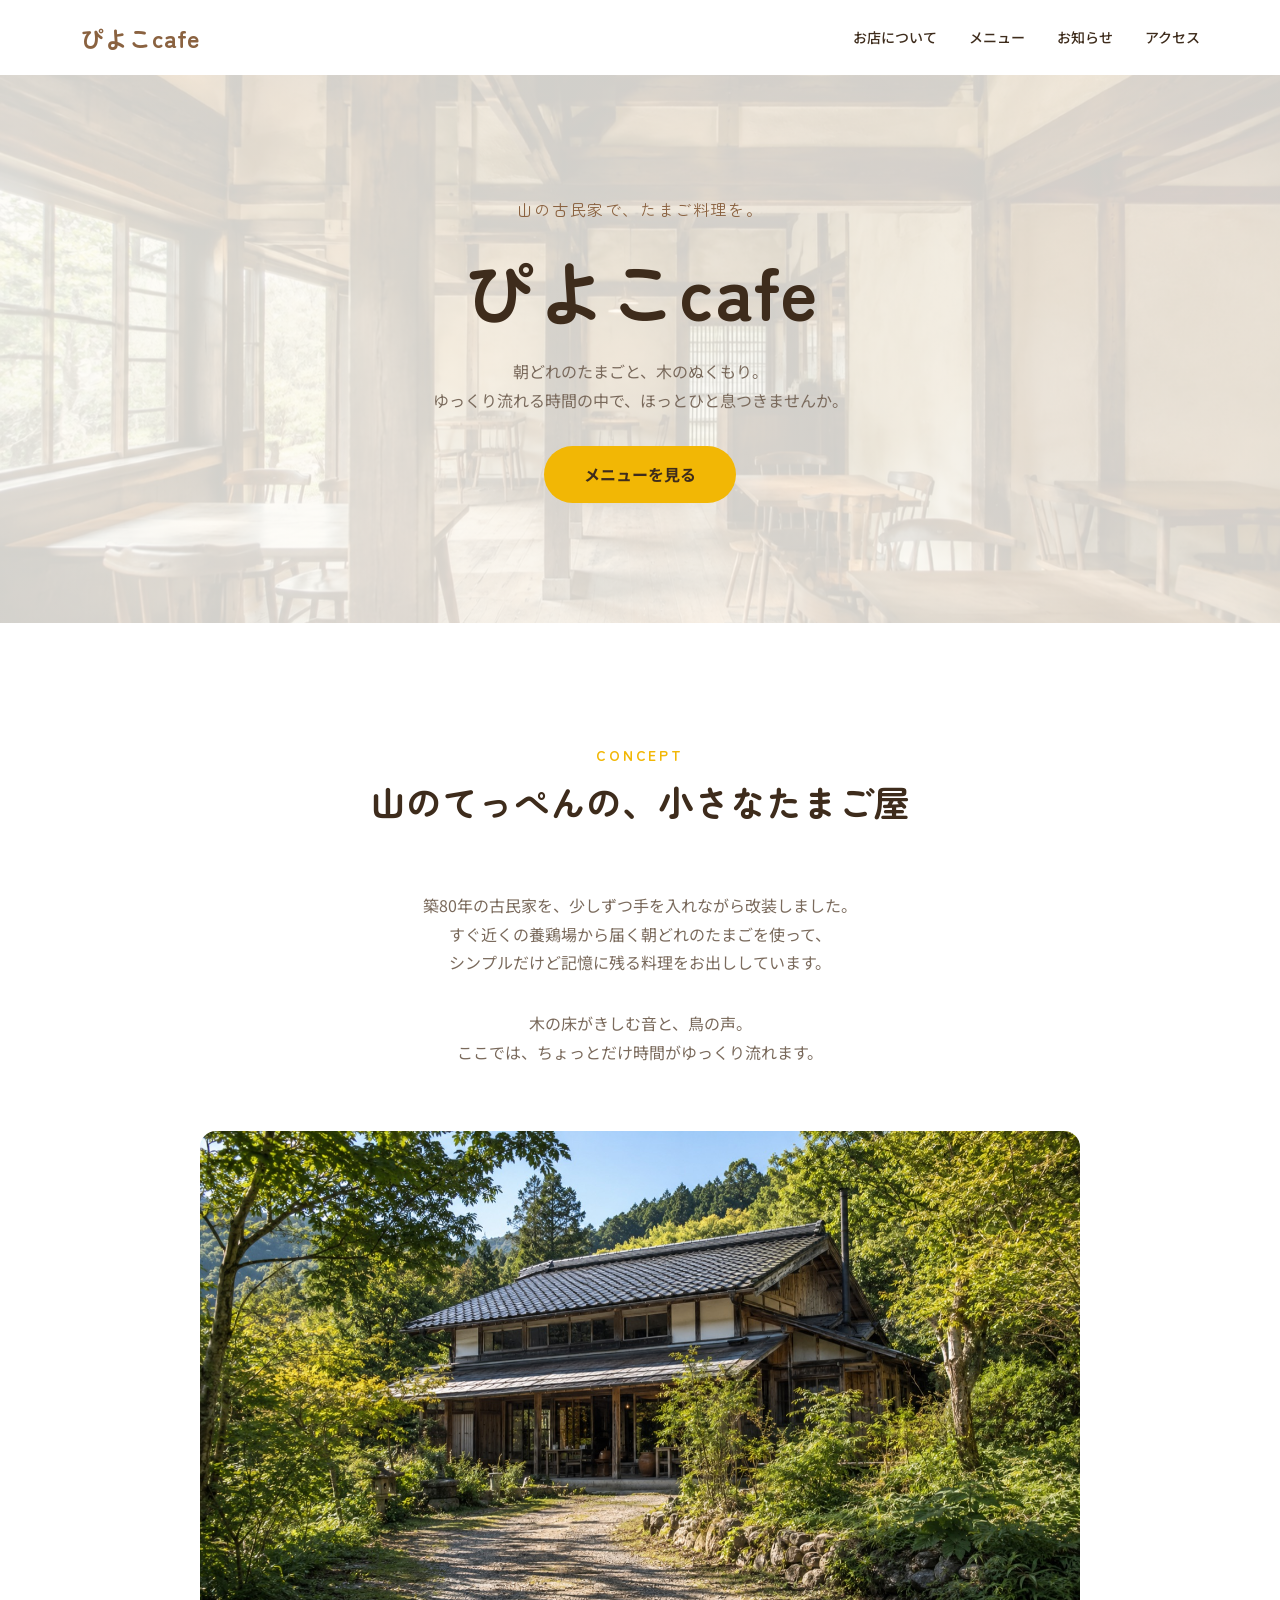
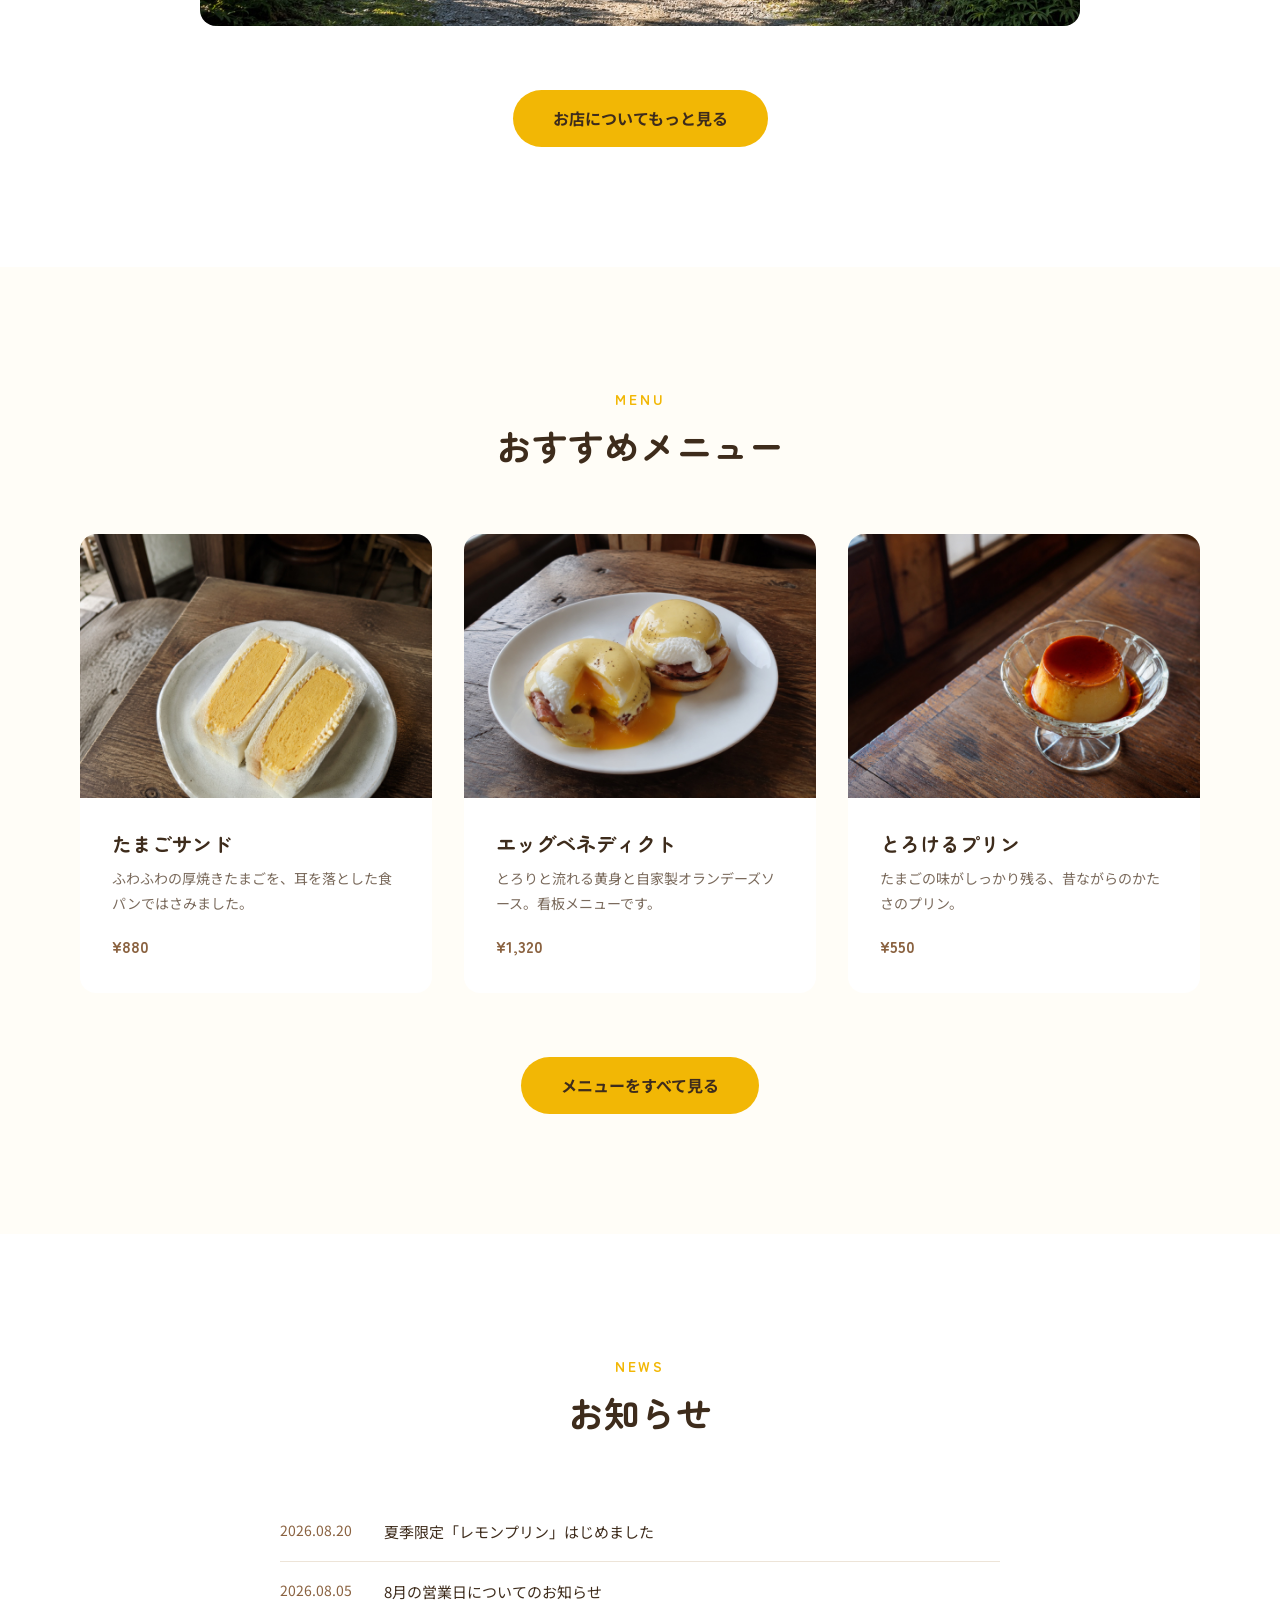
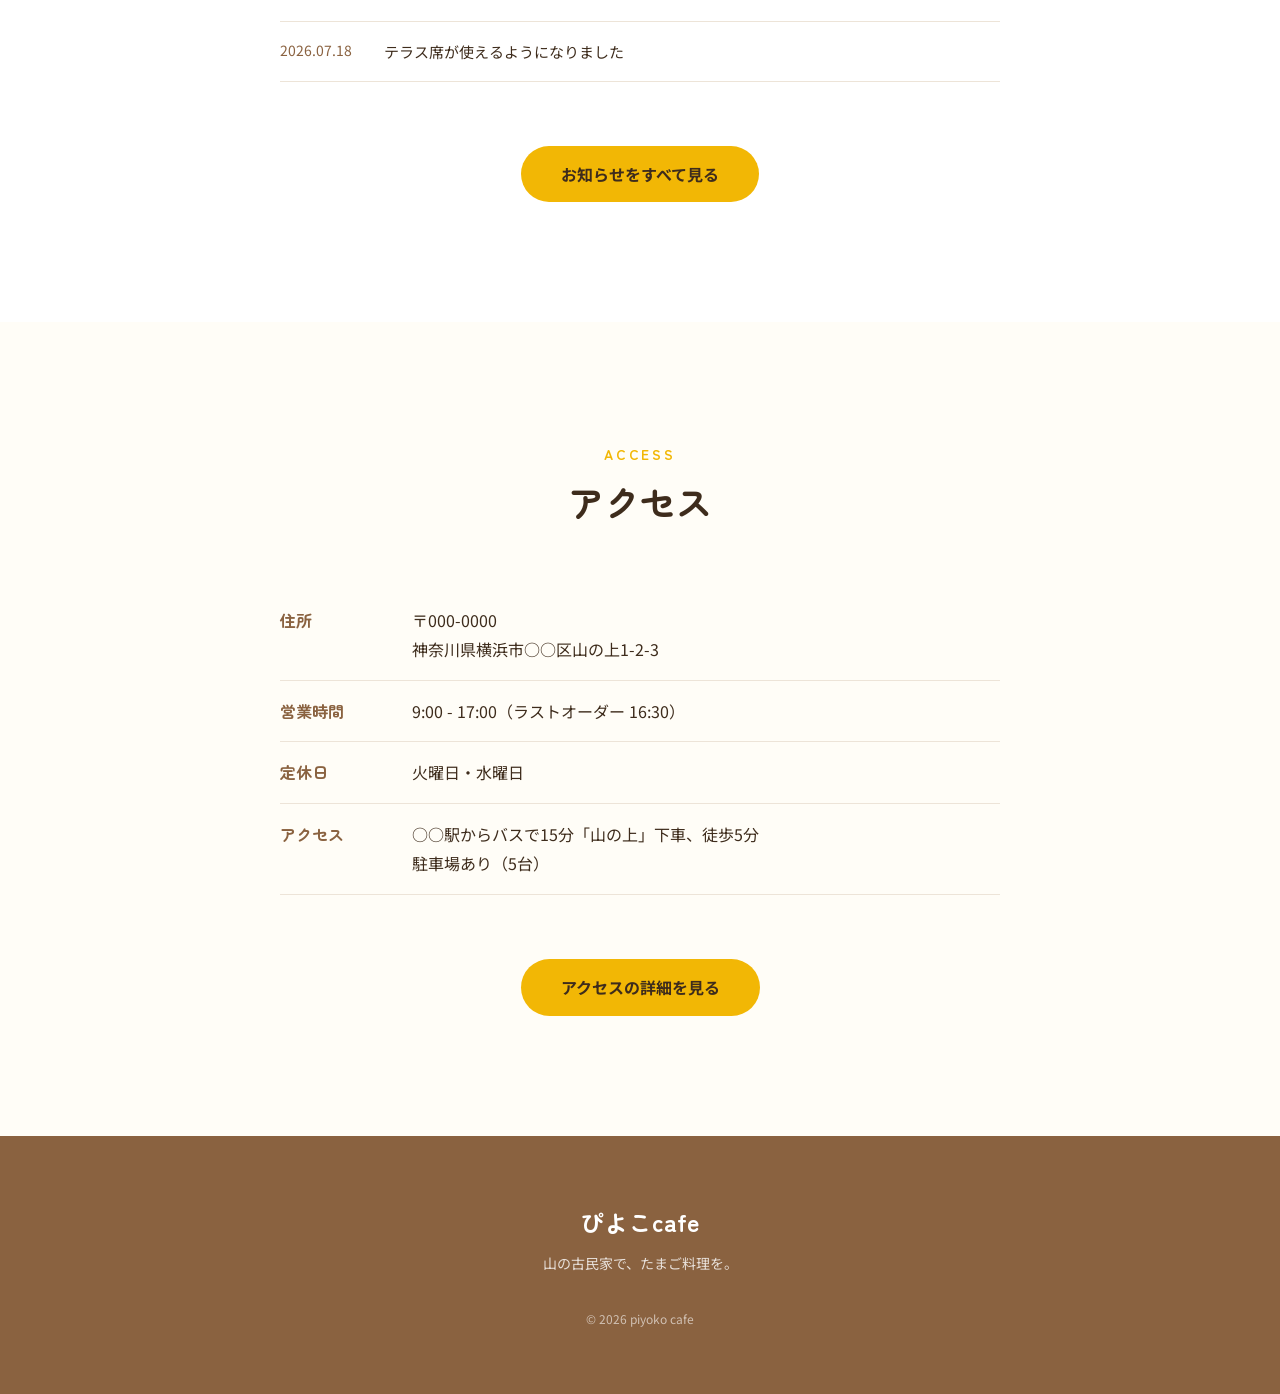
<file: static/index.html>
<!doctype html>
<html lang="ja">
  <head>
    <meta charset="UTF-8" />
    <meta name="viewport" content="width=device-width, initial-scale=1" />
    <title>ぴよこcafe｜山の古民家でたまご料理を</title>
    <meta
      name="description"
      content="山の古民家を改装したカフェ。こだわりのたまごを使ったサンドイッチ、エッグベネディクト、プリンをご用意しています。"
    />
    <link rel="preconnect" href="https://fonts.googleapis.com" />
    <link rel="preconnect" href="https://fonts.gstatic.com" crossorigin />
    <link
      href="https://fonts.googleapis.com/css2?family=Zen+Maru+Gothic:wght@500;700&family=Noto+Sans+JP:wght@400;500;700&display=swap"
      rel="stylesheet"
    />
    <link rel="stylesheet" href="css/style.css" />
  </head>
  <body>
    <header class="header">
      <div class="container header__inner">
        <a class="header__logo" href="index.html">ぴよこcafe</a>

        <button
          class="hamburger"
          id="hamburger"
          aria-label="メニューを開く"
          aria-expanded="false"
        >
          <span></span>
          <span></span>
          <span></span>
        </button>

        <nav class="nav" id="nav">
          <ul class="nav__list">
            <li><a href="about.html">お店について</a></li>
            <li><a href="menu.html">メニュー</a></li>
            <li><a href="news.html">お知らせ</a></li>
            <li><a href="access.html">アクセス</a></li>
          </ul>
        </nav>
      </div>
    </header>

    <main>
      <section class="hero">
        <div class="container hero__inner">
          <p class="hero__lead">山の古民家で、たまご料理を。</p>
          <h1 class="hero__title">ぴよこcafe</h1>
          <p class="hero__text">
            朝どれのたまごと、木のぬくもり。<br />
            ゆっくり流れる時間の中で、ほっとひと息つきませんか。
          </p>
          <a class="button" href="#menu">メニューを見る</a>
        </div>
      </section>

      <section class="concept" id="concept">
        <div class="container">
          <p class="section__label">CONCEPT</p>
          <h2 class="section__title">山のてっぺんの、小さなたまご屋</h2>
          <p class="concept__text">
            築80年の古民家を、少しずつ手を入れながら改装しました。<br />
            すぐ近くの養鶏場から届く朝どれのたまごを使って、<br />
            シンプルだけど記憶に残る料理をお出ししています。
          </p>
          <p class="concept__text">
            木の床がきしむ音と、鳥の声。<br />
            ここでは、ちょっとだけ時間がゆっくり流れます。
          </p>
          <img
            class="concept__image"
            src="images/exterior.jpg"
            alt="山の中にあるぴよこcafeの外観"
            loading="lazy"
          />
          <div class="concept__more">
            <a class="button" href="about.html">お店についてもっと見る</a>
          </div>
        </div>
      </section>

      <section class="menu" id="menu">
        <div class="container">
          <p class="section__label">MENU</p>
          <h2 class="section__title">おすすめメニュー</h2>

          <ul class="menu__list">
            <li class="card">
              <img
                class="card__image"
                src="images/menu-sandwich.jpg"
                alt="厚焼きたまごサンド"
                loading="lazy"
              />
              <div class="card__body">
                <h3 class="card__title">たまごサンド</h3>
                <p class="card__text">
                  ふわふわの厚焼きたまごを、耳を落とした食パンではさみました。
                </p>
                <p class="card__price">¥880</p>
              </div>
            </li>

            <li class="card">
              <img
                class="card__image"
                src="images/menu-benedict.jpg"
                alt="エッグベネディクト"
                loading="lazy"
              />
              <div class="card__body">
                <h3 class="card__title">エッグベネディクト</h3>
                <p class="card__text">
                  とろりと流れる黄身と自家製オランデーズソース。看板メニューです。
                </p>
                <p class="card__price">¥1,320</p>
              </div>
            </li>

            <li class="card">
              <img
                class="card__image"
                src="images/menu-pudding.jpg"
                alt="とろけるプリン"
                loading="lazy"
              />
              <div class="card__body">
                <h3 class="card__title">とろけるプリン</h3>
                <p class="card__text">
                  たまごの味がしっかり残る、昔ながらのかたさのプリン。
                </p>
                <p class="card__price">¥550</p>
              </div>
            </li>
          </ul>

          <div class="menu__more">
            <a class="button" href="menu.html">メニューをすべて見る</a>
          </div>
        </div>
      </section>
      <section class="news" id="news">
        <div class="container">
          <p class="section__label">NEWS</p>
          <h2 class="section__title">お知らせ</h2>

          <ul class="news__list">
            <li class="news__item">
              <a href="#">
                <time class="news__date">2026.08.20</time>
                <span class="news__title"
                  >夏季限定「レモンプリン」はじめました</span
                >
              </a>
            </li>
            <li class="news__item">
              <a href="#">
                <time class="news__date">2026.08.05</time>
                <span class="news__title">8月の営業日についてのお知らせ</span>
              </a>
            </li>
            <li class="news__item">
              <a href="#">
                <time class="news__date">2026.07.18</time>
                <span class="news__title"
                  >テラス席が使えるようになりました</span
                >
              </a>
            </li>
          </ul>
          <div class="news__more">
            <a class="button" href="news.html">お知らせをすべて見る</a>
          </div>
        </div>
      </section>
      <section class="access" id="access">
        <div class="container">
          <p class="section__label">ACCESS</p>
          <h2 class="section__title">アクセス</h2>

          <dl class="access__list">
            <div class="access__row">
              <dt>住所</dt>
              <dd>〒000-0000<br />神奈川県横浜市○○区山の上1-2-3</dd>
            </div>
            <div class="access__row">
              <dt>営業時間</dt>
              <dd>9:00 - 17:00（ラストオーダー 16:30）</dd>
            </div>
            <div class="access__row">
              <dt>定休日</dt>
              <dd>火曜日・水曜日</dd>
            </div>
            <div class="access__row">
              <dt>アクセス</dt>
              <dd>
                ○○駅からバスで15分「山の上」下車、徒歩5分<br />駐車場あり（5台）
              </dd>
            </div>
          </dl>
          <div class="access__more">
            <a class="button" href="access.html">アクセスの詳細を見る</a>
          </div>
        </div>
      </section>
    </main>
    <footer class="footer">
      <div class="container footer__inner">
        <p class="footer__logo">ぴよこcafe</p>
        <p class="footer__text">山の古民家で、たまご料理を。</p>
        <p class="footer__copyright">&copy; 2026 piyoko cafe</p>
      </div>
    </footer>
    <script>
      const hamburger = document.getElementById("hamburger");
      const nav = document.getElementById("nav");

      const toggleNav = () => {
        hamburger.classList.toggle("is-open");
        nav.classList.toggle("is-open");
        document.body.classList.toggle("is-fixed");
        const isOpen = hamburger.classList.contains("is-open");
        hamburger.setAttribute("aria-expanded", isOpen);
      };

      hamburger.addEventListener("click", toggleNav);

      // メニュー内のリンクを押したら閉じる
      nav.querySelectorAll("a").forEach((link) => {
        link.addEventListener("click", () => {
          if (nav.classList.contains("is-open")) {
            toggleNav();
          }
        });
      });
    </script>
  </body>
</html>
</file>
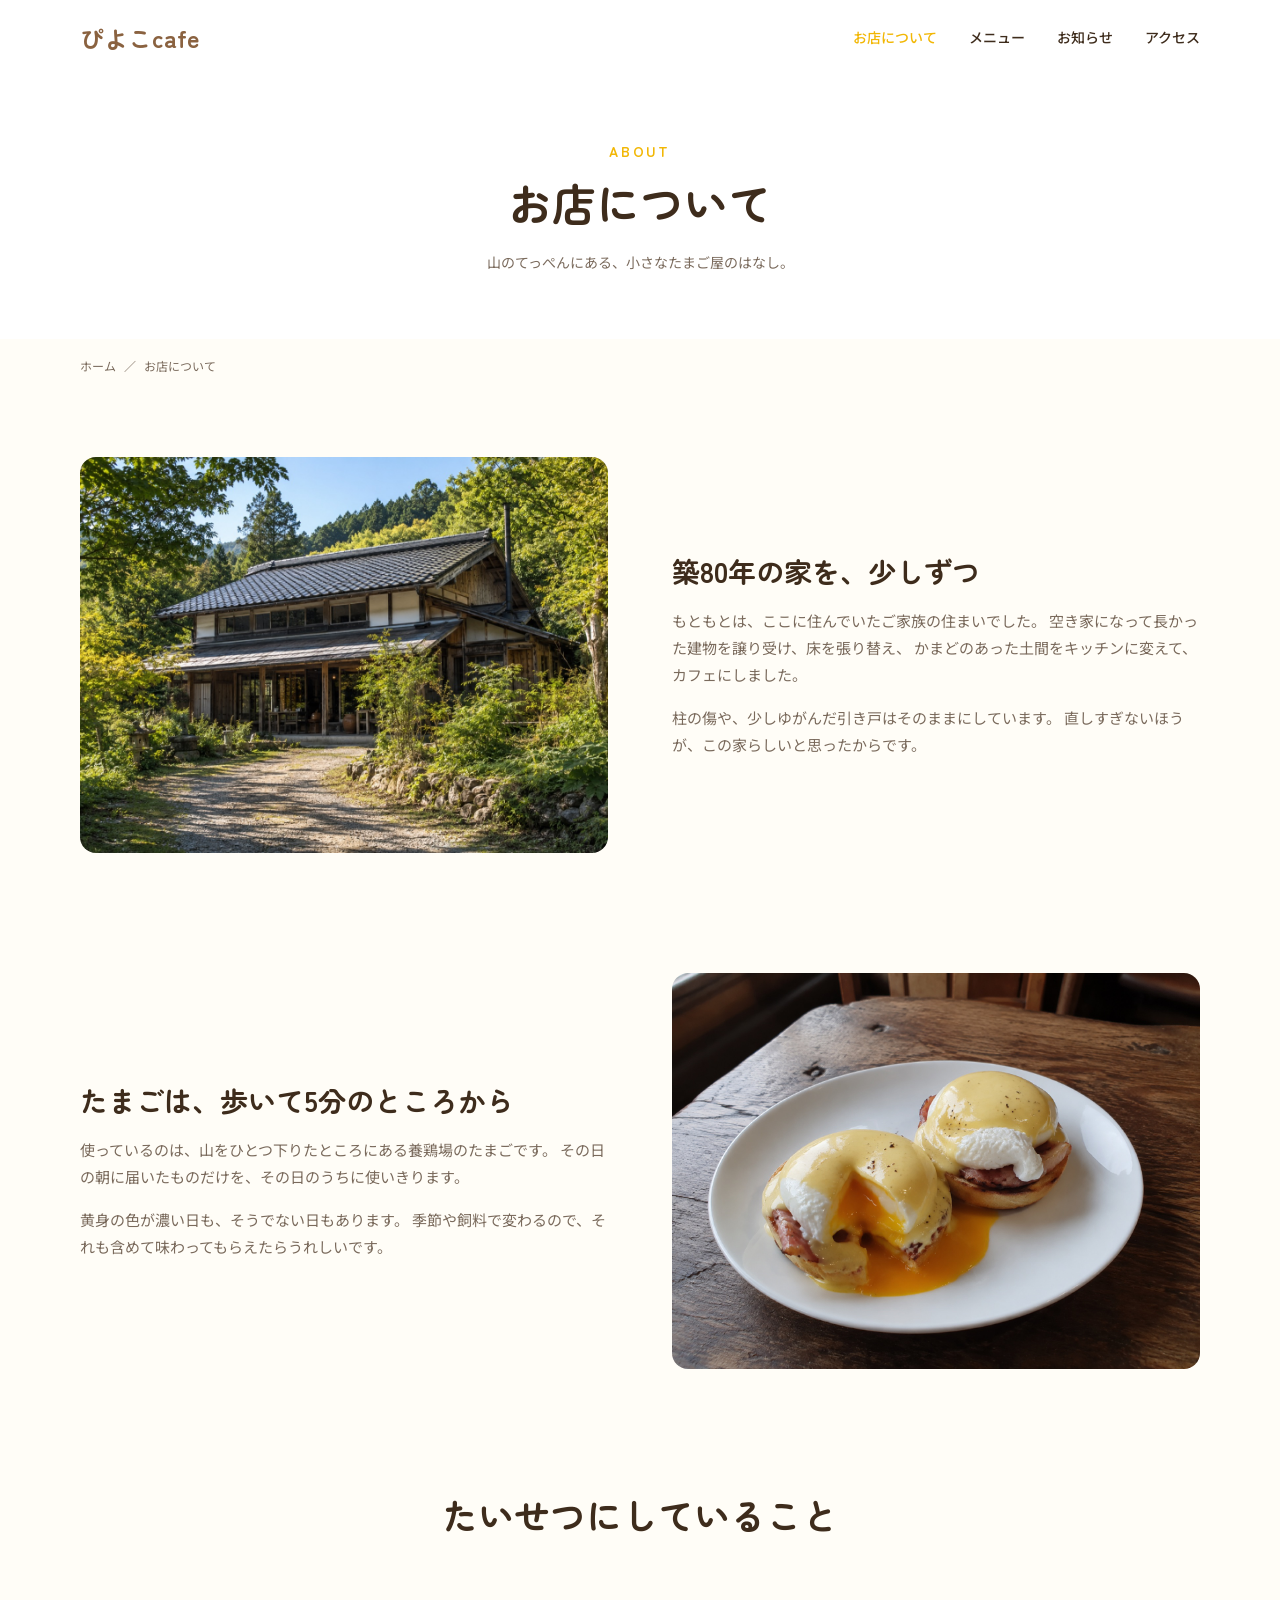
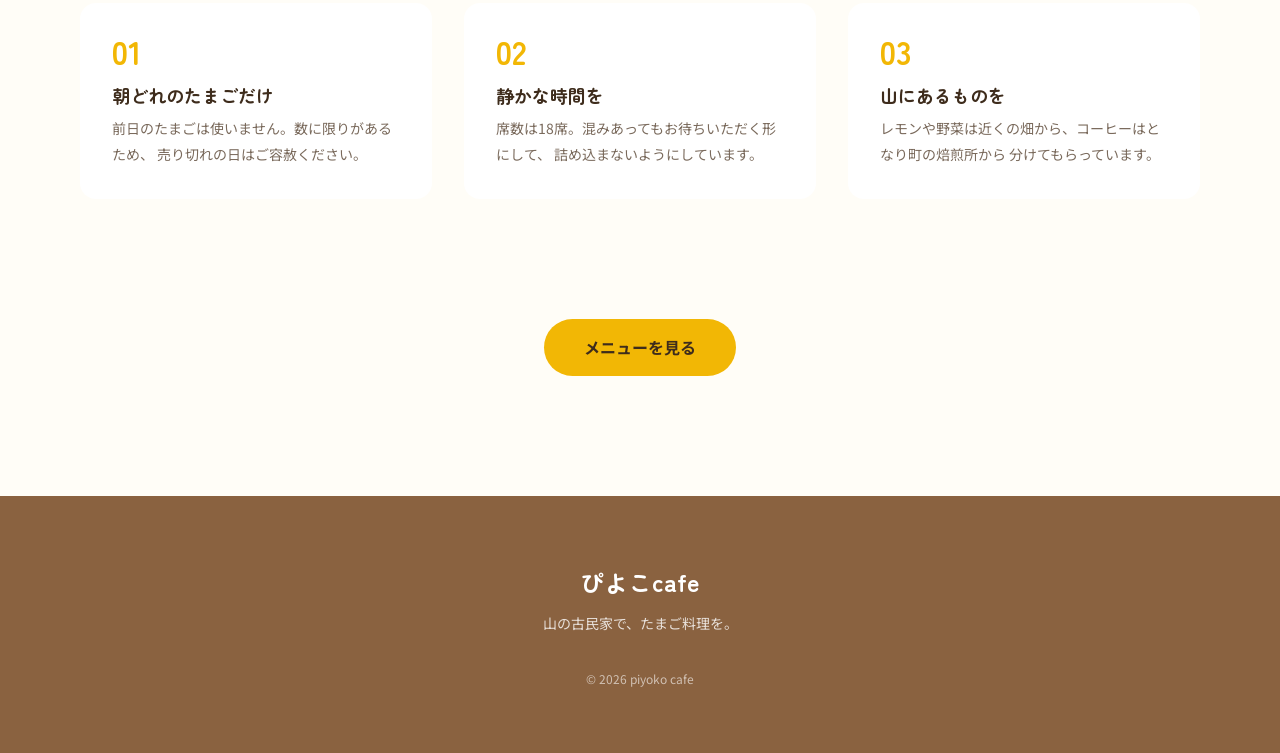
<file: static/about.html>
<!doctype html>
<html lang="ja">
  <head>
    <meta charset="UTF-8" />
    <meta name="viewport" content="width=device-width, initial-scale=1" />
    <title>お店について｜ぴよこcafe</title>
    <meta
      name="description"
      content="築80年の古民家を改装したぴよこcafeのなりたちと、たまごへのこだわりについてご紹介します。"
    />
    <link rel="preconnect" href="https://fonts.googleapis.com" />
    <link rel="preconnect" href="https://fonts.gstatic.com" crossorigin />
    <link
      href="https://fonts.googleapis.com/css2?family=Zen+Maru+Gothic:wght@500;700&family=Noto+Sans+JP:wght@400;500;700&display=swap"
      rel="stylesheet"
    />
    <link rel="stylesheet" href="css/style.css" />
  </head>
  <body>
    <header class="header">
      <div class="container header__inner">
        <a class="header__logo" href="index.html">ぴよこcafe</a>

        <button
          class="hamburger"
          id="hamburger"
          aria-label="メニューを開く"
          aria-expanded="false"
        >
          <span></span>
          <span></span>
          <span></span>
        </button>

        <nav class="nav" id="nav">
          <ul class="nav__list">
            <li><a class="is-current" href="about.html">お店について</a></li>
            <li><a href="menu.html">メニュー</a></li>
            <li><a href="news.html">お知らせ</a></li>
            <li><a href="access.html">アクセス</a></li>
          </ul>
        </nav>
      </div>
    </header>

    <main>
      <section class="page-header">
        <div class="container">
          <p class="section__label">ABOUT</p>
          <h1 class="page-header__title">お店について</h1>
          <p class="page-header__text">
            山のてっぺんにある、小さなたまご屋のはなし。
          </p>
        </div>
      </section>

      <nav class="breadcrumb" aria-label="パンくずリスト">
        <div class="container">
          <ol class="breadcrumb__list">
            <li class="breadcrumb__item"><a href="index.html">ホーム</a></li>
            <li class="breadcrumb__item" aria-current="page">お店について</li>
          </ol>
        </div>
      </nav>

      <section class="about">
        <div class="container">
          <div class="about-story">
            <img
              class="about-story__image"
              src="images/exterior.jpg"
              alt="山の中にあるぴよこcafeの外観"
              loading="lazy"
            />
            <div class="about-story__body">
              <h2 class="about-story__title">築80年の家を、少しずつ</h2>
              <p class="about-story__text">
                もともとは、ここに住んでいたご家族の住まいでした。
                空き家になって長かった建物を譲り受け、床を張り替え、
                かまどのあった土間をキッチンに変えて、カフェにしました。
              </p>
              <p class="about-story__text">
                柱の傷や、少しゆがんだ引き戸はそのままにしています。
                直しすぎないほうが、この家らしいと思ったからです。
              </p>
            </div>
          </div>

          <div class="about-story about-story--reverse">
            <img
              class="about-story__image"
              src="images/menu-benedict.jpg"
              alt="エッグベネディクト"
              loading="lazy"
            />
            <div class="about-story__body">
              <h2 class="about-story__title">
                たまごは、歩いて5分のところから
              </h2>
              <p class="about-story__text">
                使っているのは、山をひとつ下りたところにある養鶏場のたまごです。
                その日の朝に届いたものだけを、その日のうちに使いきります。
              </p>
              <p class="about-story__text">
                黄身の色が濃い日も、そうでない日もあります。
                季節や飼料で変わるので、それも含めて味わってもらえたらうれしいです。
              </p>
            </div>
          </div>

          <div class="about-points">
            <h2 class="section__title">たいせつにしていること</h2>
            <ul class="about-points__list">
              <li class="about-point">
                <p class="about-point__number">01</p>
                <h3 class="about-point__title">朝どれのたまごだけ</h3>
                <p class="about-point__text">
                  前日のたまごは使いません。数に限りがあるため、
                  売り切れの日はご容赦ください。
                </p>
              </li>
              <li class="about-point">
                <p class="about-point__number">02</p>
                <h3 class="about-point__title">静かな時間を</h3>
                <p class="about-point__text">
                  席数は18席。混みあってもお待ちいただく形にして、
                  詰め込まないようにしています。
                </p>
              </li>
              <li class="about-point">
                <p class="about-point__number">03</p>
                <h3 class="about-point__title">山にあるものを</h3>
                <p class="about-point__text">
                  レモンや野菜は近くの畑から、コーヒーはとなり町の焙煎所から
                  分けてもらっています。
                </p>
              </li>
            </ul>
          </div>

          <div class="about-cta">
            <a class="button" href="menu.html">メニューを見る</a>
          </div>
        </div>
      </section>
    </main>

    <footer class="footer">
      <div class="container footer__inner">
        <p class="footer__logo">ぴよこcafe</p>
        <p class="footer__text">山の古民家で、たまご料理を。</p>
        <p class="footer__copyright">&copy; 2026 piyoko cafe</p>
      </div>
    </footer>

    <script>
      const hamburger = document.getElementById("hamburger");
      const nav = document.getElementById("nav");

      const toggleNav = () => {
        hamburger.classList.toggle("is-open");
        nav.classList.toggle("is-open");

        document.body.classList.toggle("is-fixed");
        const isOpen = hamburger.classList.contains("is-open");
        hamburger.setAttribute("aria-expanded", isOpen);
      };

      hamburger.addEventListener("click", toggleNav);

      nav.querySelectorAll("a").forEach((link) => {
        link.addEventListener("click", () => {
          if (nav.classList.contains("is-open")) {
            toggleNav();
          }
        });
      });
    </script>
  </body>
</html>
</file>
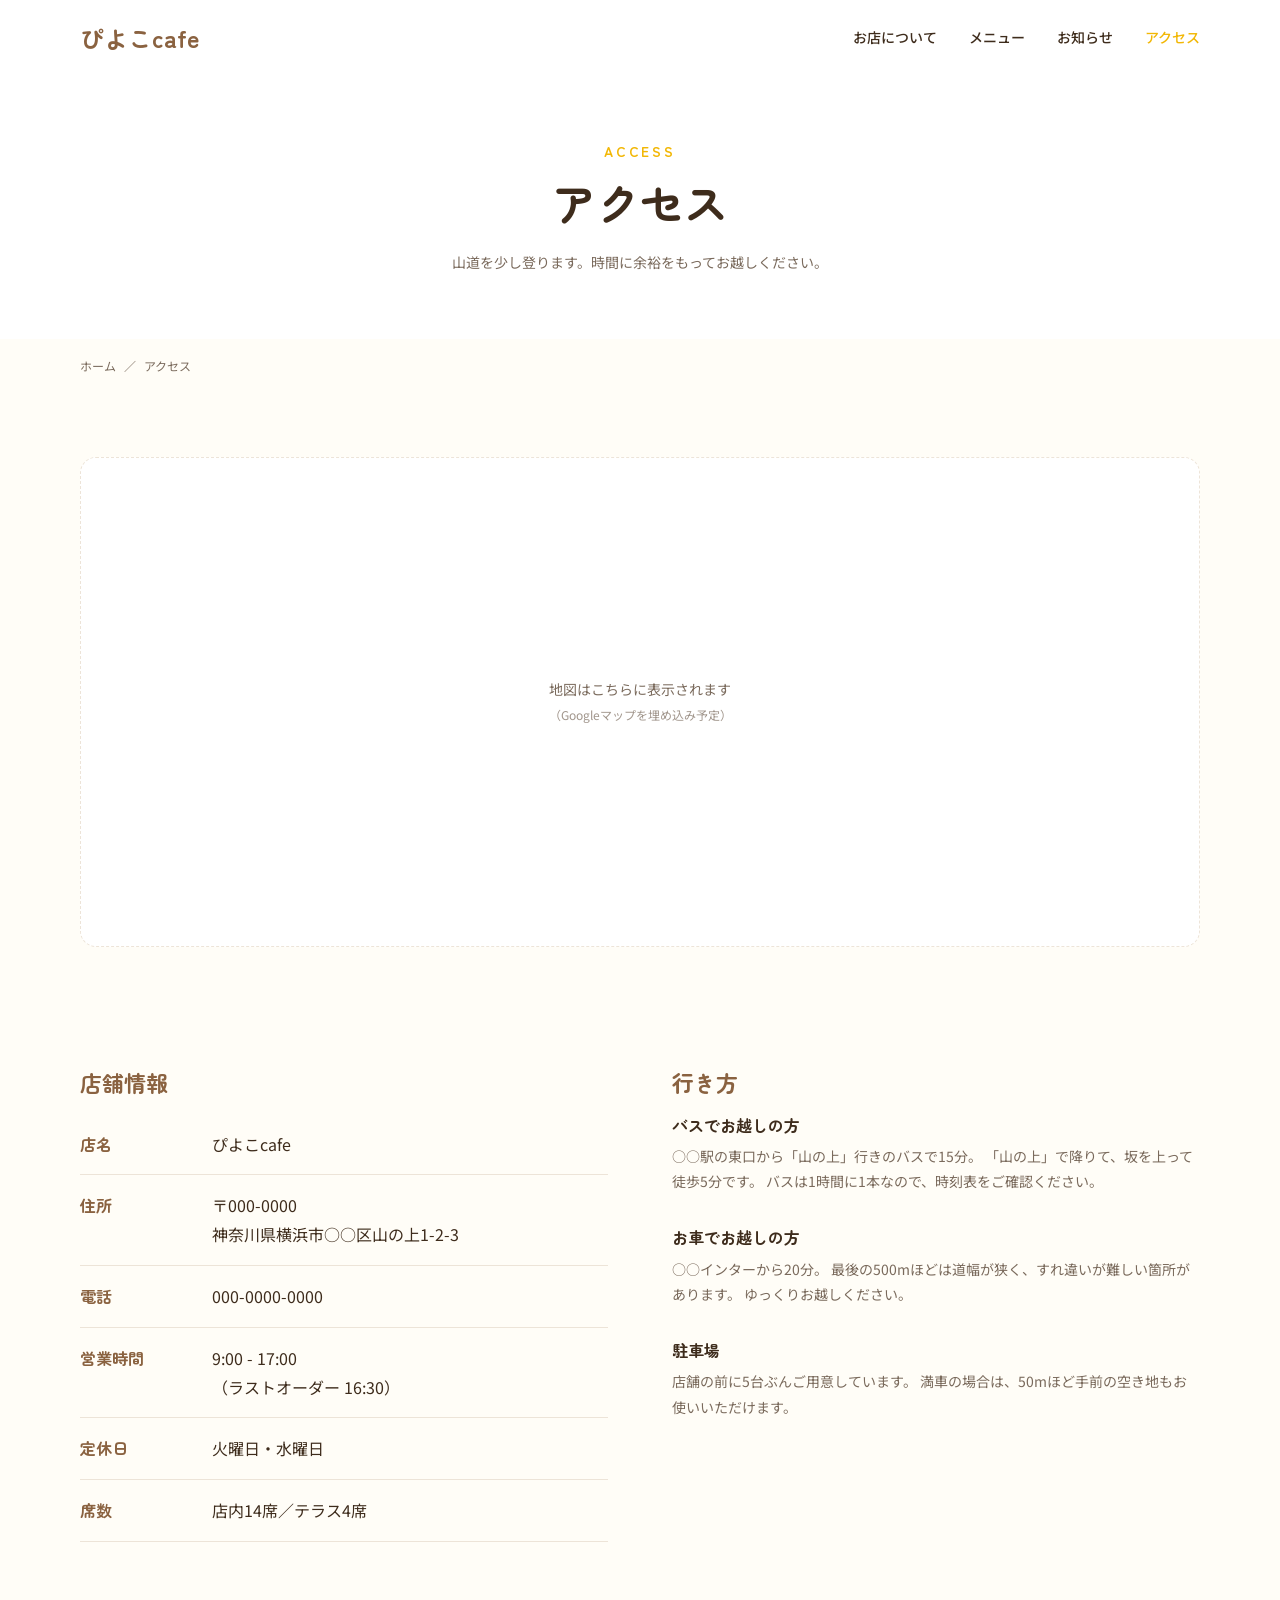
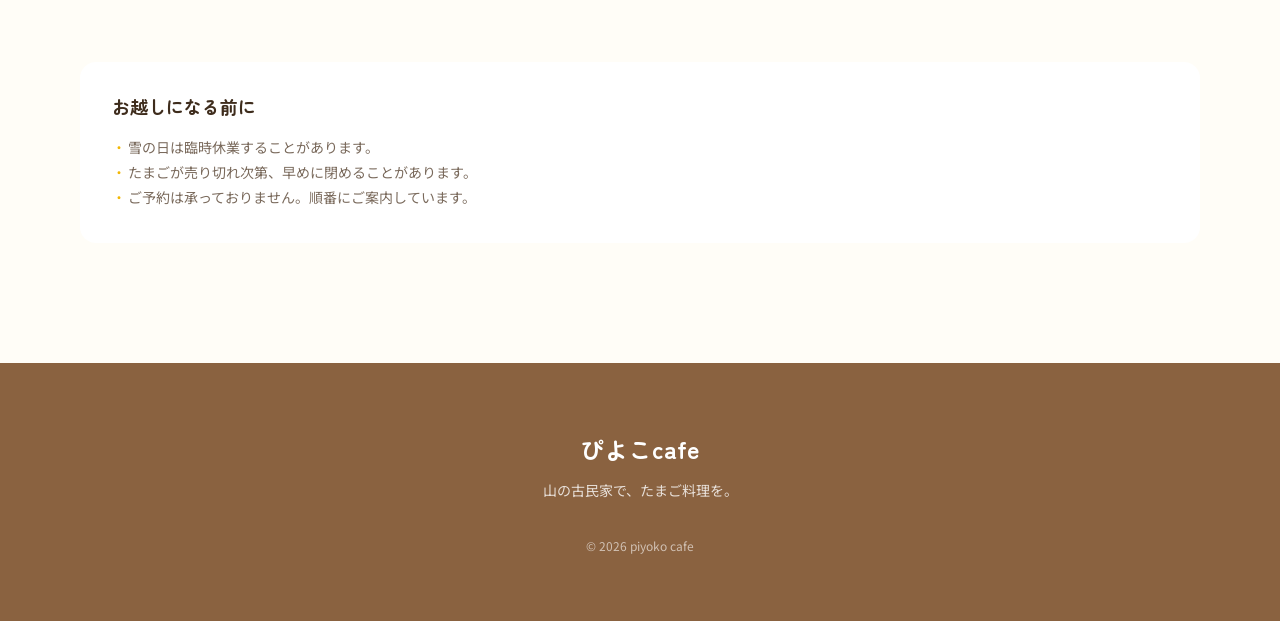
<file: static/access.html>
<!doctype html>
<html lang="ja">
  <head>
    <meta charset="UTF-8" />
    <meta name="viewport" content="width=device-width, initial-scale=1" />
    <title>アクセス｜ぴよこcafe</title>
    <meta
      name="description"
      content="ぴよこcafeへの行き方、営業時間、駐車場についてのご案内です。"
    />
    <link rel="preconnect" href="https://fonts.googleapis.com" />
    <link rel="preconnect" href="https://fonts.gstatic.com" crossorigin />
    <link
      href="https://fonts.googleapis.com/css2?family=Zen+Maru+Gothic:wght@500;700&family=Noto+Sans+JP:wght@400;500;700&display=swap"
      rel="stylesheet"
    />
    <link rel="stylesheet" href="css/style.css" />
  </head>
  <body>
    <header class="header">
      <div class="container header__inner">
        <a class="header__logo" href="index.html">ぴよこcafe</a>

        <button
          class="hamburger"
          id="hamburger"
          aria-label="メニューを開く"
          aria-expanded="false"
        >
          <span></span>
          <span></span>
          <span></span>
        </button>

        <nav class="nav" id="nav">
          <ul class="nav__list">
            <li><a href="about.html">お店について</a></li>
            <li><a href="menu.html">メニュー</a></li>
            <li><a href="news.html">お知らせ</a></li>
            <li><a class="is-current" href="access.html">アクセス</a></li>
          </ul>
        </nav>
      </div>
    </header>

    <main>
      <section class="page-header">
        <div class="container">
          <p class="section__label">ACCESS</p>
          <h1 class="page-header__title">アクセス</h1>
          <p class="page-header__text">
            山道を少し登ります。時間に余裕をもってお越しください。
          </p>
        </div>
      </section>

      <nav class="breadcrumb" aria-label="パンくずリスト">
        <div class="container">
          <ol class="breadcrumb__list">
            <li class="breadcrumb__item"><a href="index.html">ホーム</a></li>
            <li class="breadcrumb__item" aria-current="page">アクセス</li>
          </ol>
        </div>
      </nav>

      <section class="access-page">
        <div class="container">
          <div class="access-map">
            <p class="access-map__note">
              地図はこちらに表示されます<br />
              <span class="access-map__sub"
                >（Googleマップを埋め込み予定）</span
              >
            </p>
          </div>

          <div class="access-info">
            <div class="access-info__col">
              <h2 class="access-info__title">店舗情報</h2>
              <dl class="access__list">
                <div class="access__row">
                  <dt>店名</dt>
                  <dd>ぴよこcafe</dd>
                </div>
                <div class="access__row">
                  <dt>住所</dt>
                  <dd>〒000-0000<br />神奈川県横浜市○○区山の上1-2-3</dd>
                </div>
                <div class="access__row">
                  <dt>電話</dt>
                  <dd>000-0000-0000</dd>
                </div>
                <div class="access__row">
                  <dt>営業時間</dt>
                  <dd>9:00 - 17:00<br />（ラストオーダー 16:30）</dd>
                </div>
                <div class="access__row">
                  <dt>定休日</dt>

                  <dd>火曜日・水曜日</dd>
                </div>
                <div class="access__row">
                  <dt>席数</dt>
                  <dd>店内14席／テラス4席</dd>
                </div>
              </dl>
            </div>

            <div class="access-info__col">
              <h2 class="access-info__title">行き方</h2>
              <ul class="access-route">
                <li class="access-route__item">
                  <h3 class="access-route__title">バスでお越しの方</h3>
                  <p class="access-route__text">
                    ○○駅の東口から「山の上」行きのバスで15分。
                    「山の上」で降りて、坂を上って徒歩5分です。
                    バスは1時間に1本なので、時刻表をご確認ください。
                  </p>
                </li>
                <li class="access-route__item">
                  <h3 class="access-route__title">お車でお越しの方</h3>
                  <p class="access-route__text">
                    ○○インターから20分。
                    最後の500mほどは道幅が狭く、すれ違いが難しい箇所があります。
                    ゆっくりお越しください。
                  </p>
                </li>
                <li class="access-route__item">
                  <h3 class="access-route__title">駐車場</h3>
                  <p class="access-route__text">
                    店舗の前に5台ぶんご用意しています。
                    満車の場合は、50mほど手前の空き地もお使いいただけます。
                  </p>
                </li>
              </ul>
            </div>
          </div>

          <div class="access-notice">
            <h2 class="access-notice__title">お越しになる前に</h2>
            <ul class="access-notice__list">
              <li>雪の日は臨時休業することがあります。</li>
              <li>たまごが売り切れ次第、早めに閉めることがあります。</li>
              <li>ご予約は承っておりません。順番にご案内しています。</li>
            </ul>
          </div>
        </div>
      </section>
    </main>

    <footer class="footer">
      <div class="container footer__inner">
        <p class="footer__logo">ぴよこcafe</p>
        <p class="footer__text">山の古民家で、たまご料理を。</p>
        <p class="footer__copyright">&copy; 2026 piyoko cafe</p>
      </div>
    </footer>

    <script>
      const hamburger = document.getElementById("hamburger");
      const nav = document.getElementById("nav");

      const toggleNav = () => {
        hamburger.classList.toggle("is-open");
        nav.classList.toggle("is-open");
        document.body.classList.toggle("is-fixed");
        const isOpen = hamburger.classList.contains("is-open");
        hamburger.setAttribute("aria-expanded", isOpen);
      };

      hamburger.addEventListener("click", toggleNav);

      nav.querySelectorAll("a").forEach((link) => {
        link.addEventListener("click", () => {
          if (nav.classList.contains("is-open")) {
            toggleNav();
          }
        });
      });
    </script>
  </body>
</html>
</file>
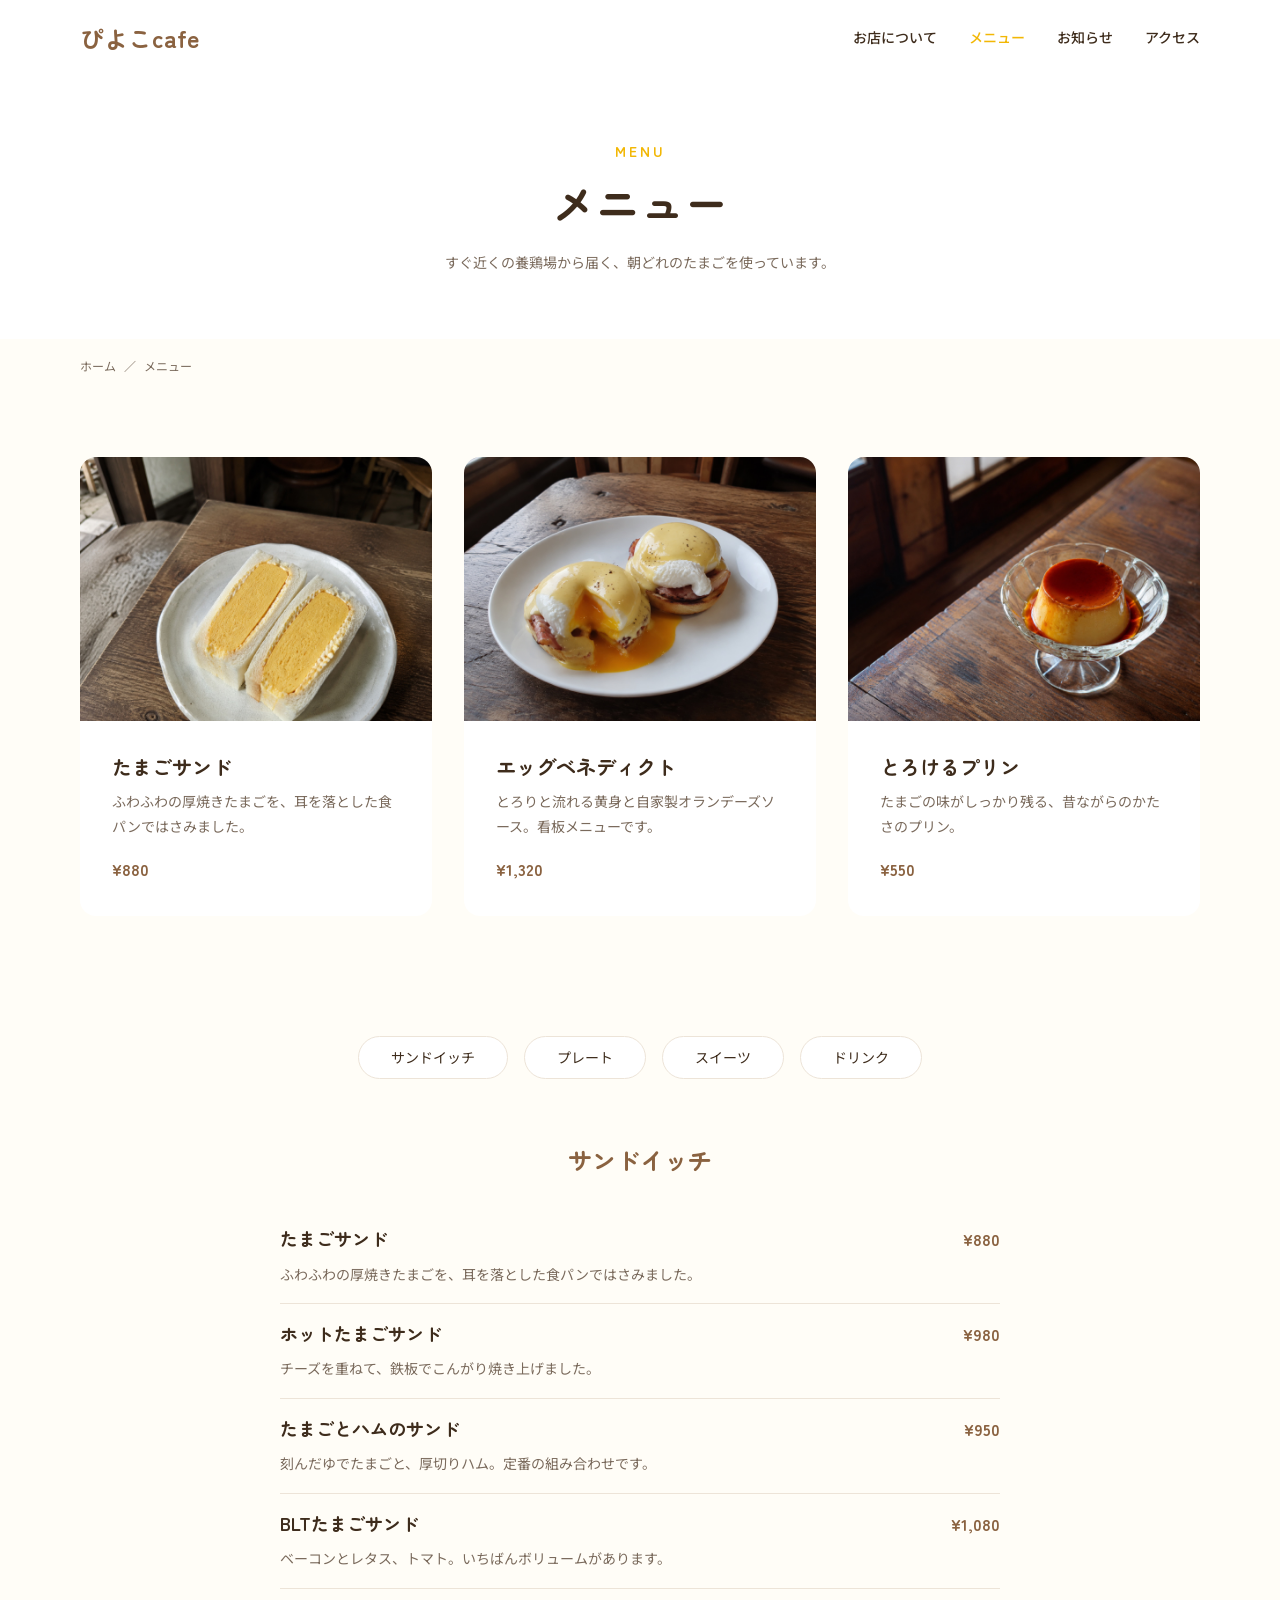
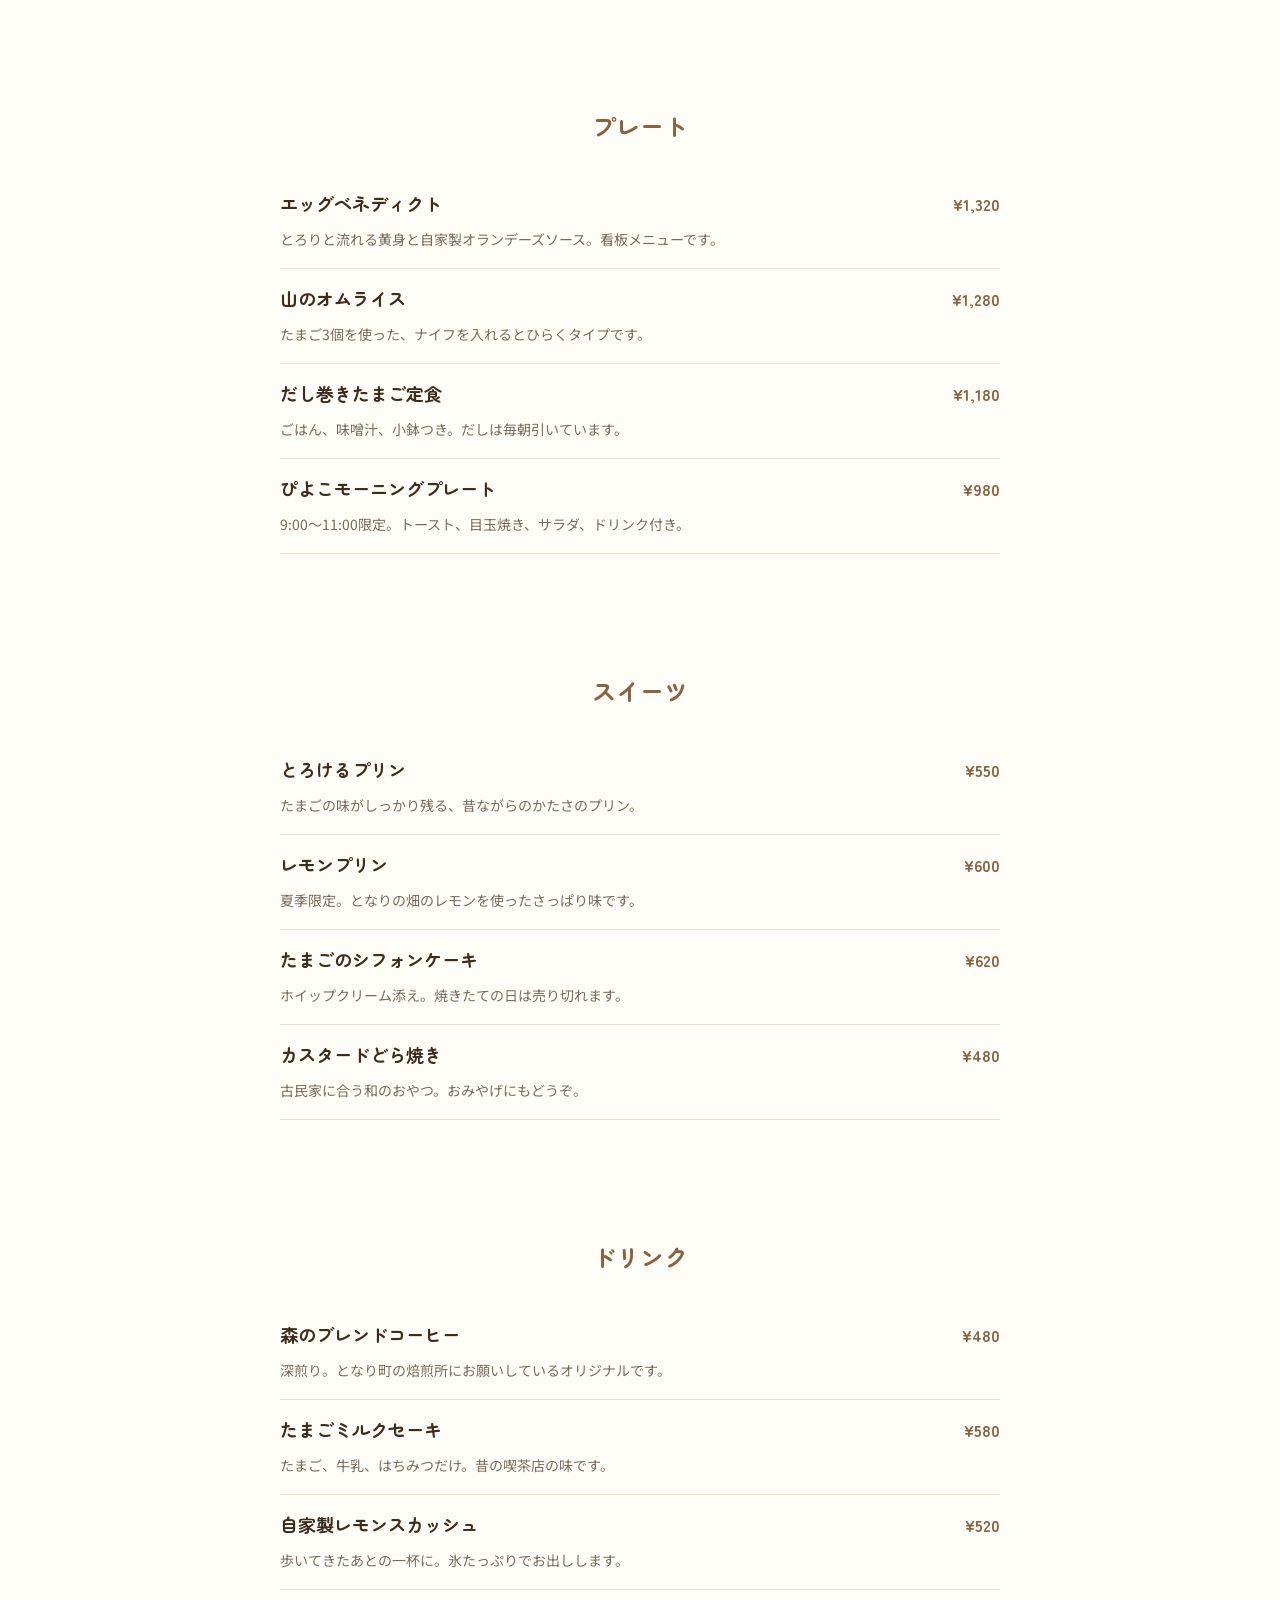
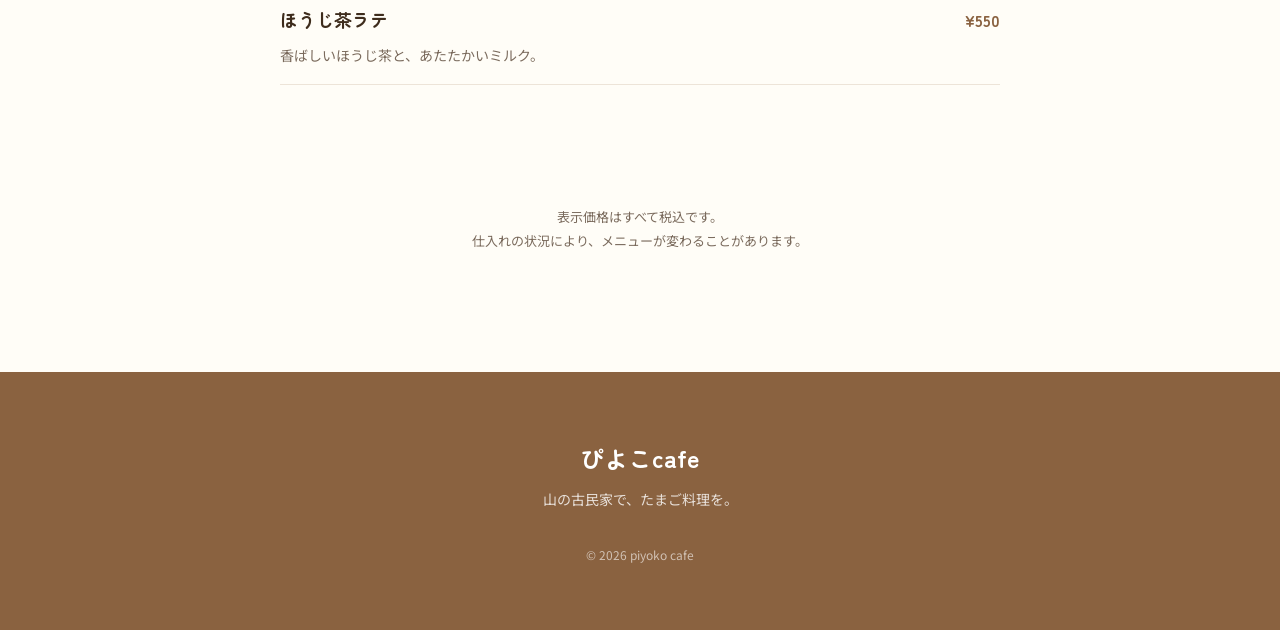
<file: static/menu.html>
<!doctype html>
<html lang="ja">
  <head>
    <meta charset="UTF-8" />
    <meta name="viewport" content="width=device-width, initial-scale=1" />
    <title>メニュー｜ぴよこcafe</title>
    <meta
      name="description"
      content="ぴよこcafeのメニュー一覧。たまごサンド、エッグベネディクト、とろけるプリンなど、朝どれのたまごを使った料理とドリンクをご紹介します。"
    />
    <link rel="preconnect" href="https://fonts.googleapis.com" />
    <link rel="preconnect" href="https://fonts.gstatic.com" crossorigin />
    <link
      href="https://fonts.googleapis.com/css2?family=Zen+Maru+Gothic:wght@500;700&family=Noto+Sans+JP:wght@400;500;700&display=swap"
      rel="stylesheet"
    />
    <link rel="stylesheet" href="css/style.css" />
  </head>
  <body>
    <header class="header">
      <div class="container header__inner">
        <a class="header__logo" href="index.html">ぴよこcafe</a>

        <button
          class="hamburger"
          id="hamburger"
          aria-label="メニューを開く"
          aria-expanded="false"
        >
          <span></span>
          <span></span>
          <span></span>
        </button>

        <nav class="nav" id="nav">
          <ul class="nav__list">
            <li><a href="about.html">お店について</a></li>
            <li><a class="is-current" href="menu.html">メニュー</a></li>
            <li><a href="news.html">お知らせ</a></li>
            <li><a href="access.html">アクセス</a></li>
          </ul>
        </nav>
      </div>
    </header>

    <main>
      <section class="page-header">
        <div class="container">
          <p class="section__label">MENU</p>
          <h1 class="page-header__title">メニュー</h1>
          <p class="page-header__text">
            すぐ近くの養鶏場から届く、朝どれのたまごを使っています。
          </p>
        </div>
      </section>

      <nav class="breadcrumb" aria-label="パンくずリスト">
        <div class="container">
          <ol class="breadcrumb__list">
            <li class="breadcrumb__item"><a href="index.html">ホーム</a></li>
            <li class="breadcrumb__item" aria-current="page">メニュー</li>
          </ol>
        </div>
      </nav>

      <section class="menu-page">
        <div class="container">
          <ul class="menu__list">
            <li class="card">
              <img
                class="card__image"
                src="images/menu-sandwich.jpg"
                alt="厚焼きたまごサンド"
                loading="lazy"
              />
              <div class="card__body">
                <h2 class="card__title">たまごサンド</h2>
                <p class="card__text">
                  ふわふわの厚焼きたまごを、耳を落とした食パンではさみました。
                </p>
                <p class="card__price">¥880</p>
              </div>
            </li>

            <li class="card">
              <img
                class="card__image"
                src="images/menu-benedict.jpg"
                alt="エッグベネディクト"
                loading="lazy"
              />
              <div class="card__body">
                <h2 class="card__title">エッグベネディクト</h2>
                <p class="card__text">
                  とろりと流れる黄身と自家製オランデーズソース。看板メニューです。
                </p>

                <p class="card__price">¥1,320</p>
              </div>
            </li>

            <li class="card">
              <img
                class="card__image"
                src="images/menu-pudding.jpg"
                alt="とろけるプリン"
                loading="lazy"
              />
              <div class="card__body">
                <h2 class="card__title">とろけるプリン</h2>
                <p class="card__text">
                  たまごの味がしっかり残る、昔ながらのかたさのプリン。
                </p>
                <p class="card__price">¥550</p>
              </div>
            </li>
          </ul>

          <nav class="category-nav" aria-label="カテゴリ">
            <ul class="category-nav__list">
              <li>
                <a class="category-nav__link" href="#sandwich">サンドイッチ</a>
              </li>
              <li><a class="category-nav__link" href="#plate">プレート</a></li>
              <li><a class="category-nav__link" href="#sweets">スイーツ</a></li>
              <li><a class="category-nav__link" href="#drink">ドリンク</a></li>
            </ul>
          </nav>

          <section class="menu-category" id="sandwich">
            <h2 class="menu-category__title">サンドイッチ</h2>
            <ul class="menu-items">
              <li class="menu-item">
                <div class="menu-item__head">
                  <h3 class="menu-item__name">たまごサンド</h3>
                  <p class="menu-item__price">¥880</p>
                </div>
                <p class="menu-item__text">
                  ふわふわの厚焼きたまごを、耳を落とした食パンではさみました。
                </p>
              </li>
              <li class="menu-item">
                <div class="menu-item__head">
                  <h3 class="menu-item__name">ホットたまごサンド</h3>
                  <p class="menu-item__price">¥980</p>
                </div>
                <p class="menu-item__text">
                  チーズを重ねて、鉄板でこんがり焼き上げました。
                </p>
              </li>
              <li class="menu-item">
                <div class="menu-item__head">
                  <h3 class="menu-item__name">たまごとハムのサンド</h3>
                  <p class="menu-item__price">¥950</p>
                </div>
                <p class="menu-item__text">
                  刻んだゆでたまごと、厚切りハム。定番の組み合わせです。
                </p>
              </li>
              <li class="menu-item">
                <div class="menu-item__head">
                  <h3 class="menu-item__name">BLTたまごサンド</h3>
                  <p class="menu-item__price">¥1,080</p>
                </div>
                <p class="menu-item__text">
                  ベーコンとレタス、トマト。いちばんボリュームがあります。
                </p>
              </li>
            </ul>
          </section>

          <section class="menu-category" id="plate">
            <h2 class="menu-category__title">プレート</h2>
            <ul class="menu-items">
              <li class="menu-item">
                <div class="menu-item__head">
                  <h3 class="menu-item__name">エッグベネディクト</h3>
                  <p class="menu-item__price">¥1,320</p>
                </div>
                <p class="menu-item__text">
                  とろりと流れる黄身と自家製オランデーズソース。看板メニューです。
                </p>
              </li>
              <li class="menu-item">
                <div class="menu-item__head">
                  <h3 class="menu-item__name">山のオムライス</h3>
                  <p class="menu-item__price">¥1,280</p>
                </div>
                <p class="menu-item__text">
                  たまご3個を使った、ナイフを入れるとひらくタイプです。
                </p>
              </li>
              <li class="menu-item">
                <div class="menu-item__head">
                  <h3 class="menu-item__name">だし巻きたまご定食</h3>
                  <p class="menu-item__price">¥1,180</p>
                </div>
                <p class="menu-item__text">
                  ごはん、味噌汁、小鉢つき。だしは毎朝引いています。
                </p>
              </li>
              <li class="menu-item">
                <div class="menu-item__head">
                  <h3 class="menu-item__name">ぴよこモーニングプレート</h3>
                  <p class="menu-item__price">¥980</p>
                </div>
                <p class="menu-item__text">
                  9:00〜11:00限定。トースト、目玉焼き、サラダ、ドリンク付き。
                </p>
              </li>
            </ul>
          </section>

          <section class="menu-category" id="sweets">
            <h2 class="menu-category__title">スイーツ</h2>
            <ul class="menu-items">
              <li class="menu-item">
                <div class="menu-item__head">
                  <h3 class="menu-item__name">とろけるプリン</h3>
                  <p class="menu-item__price">¥550</p>
                </div>
                <p class="menu-item__text">
                  たまごの味がしっかり残る、昔ながらのかたさのプリン。
                </p>
              </li>

              <li class="menu-item">
                <div class="menu-item__head">
                  <h3 class="menu-item__name">レモンプリン</h3>
                  <p class="menu-item__price">¥600</p>
                </div>
                <p class="menu-item__text">
                  夏季限定。となりの畑のレモンを使ったさっぱり味です。
                </p>
              </li>
              <li class="menu-item">
                <div class="menu-item__head">
                  <h3 class="menu-item__name">たまごのシフォンケーキ</h3>
                  <p class="menu-item__price">¥620</p>
                </div>
                <p class="menu-item__text">
                  ホイップクリーム添え。焼きたての日は売り切れます。
                </p>
              </li>
              <li class="menu-item">
                <div class="menu-item__head">
                  <h3 class="menu-item__name">カスタードどら焼き</h3>
                  <p class="menu-item__price">¥480</p>
                </div>
                <p class="menu-item__text">
                  古民家に合う和のおやつ。おみやげにもどうぞ。
                </p>
              </li>
            </ul>
          </section>

          <section class="menu-category" id="drink">
            <h2 class="menu-category__title">ドリンク</h2>

            <ul class="menu-items">
              <li class="menu-item">
                <div class="menu-item__head">
                  <h3 class="menu-item__name">森のブレンドコーヒー</h3>
                  <p class="menu-item__price">¥480</p>
                </div>
                <p class="menu-item__text">
                  深煎り。となり町の焙煎所にお願いしているオリジナルです。
                </p>
              </li>
              <li class="menu-item">
                <div class="menu-item__head">
                  <h3 class="menu-item__name">たまごミルクセーキ</h3>
                  <p class="menu-item__price">¥580</p>
                </div>
                <p class="menu-item__text">
                  たまご、牛乳、はちみつだけ。昔の喫茶店の味です。
                </p>
              </li>
              <li class="menu-item">
                <div class="menu-item__head">
                  <h3 class="menu-item__name">自家製レモンスカッシュ</h3>
                  <p class="menu-item__price">¥520</p>
                </div>
                <p class="menu-item__text">
                  歩いてきたあとの一杯に。氷たっぷりでお出しします。
                </p>
              </li>
              <li class="menu-item">
                <div class="menu-item__head">
                  <h3 class="menu-item__name">ほうじ茶ラテ</h3>
                  <p class="menu-item__price">¥550</p>
                </div>
                <p class="menu-item__text">
                  香ばしいほうじ茶と、あたたかいミルク。
                </p>
              </li>
            </ul>
          </section>

          <p class="menu-note">
            表示価格はすべて税込です。<br />
            仕入れの状況により、メニューが変わることがあります。
          </p>
        </div>
      </section>
    </main>

    <footer class="footer">
      <div class="container footer__inner">
        <p class="footer__logo">ぴよこcafe</p>
        <p class="footer__text">山の古民家で、たまご料理を。</p>
        <p class="footer__copyright">&copy; 2026 piyoko cafe</p>
      </div>
    </footer>

    <script>
      const hamburger = document.getElementById("hamburger");
      const nav = document.getElementById("nav");

      const toggleNav = () => {
        hamburger.classList.toggle("is-open");
        nav.classList.toggle("is-open");
        document.body.classList.toggle("is-fixed");

        const isOpen = hamburger.classList.contains("is-open");
        hamburger.setAttribute("aria-expanded", isOpen);
      };

      hamburger.addEventListener("click", toggleNav);

      nav.querySelectorAll("a").forEach((link) => {
        link.addEventListener("click", () => {
          if (nav.classList.contains("is-open")) {
            toggleNav();
          }
        });
      });
    </script>
  </body>
</html>
</file>
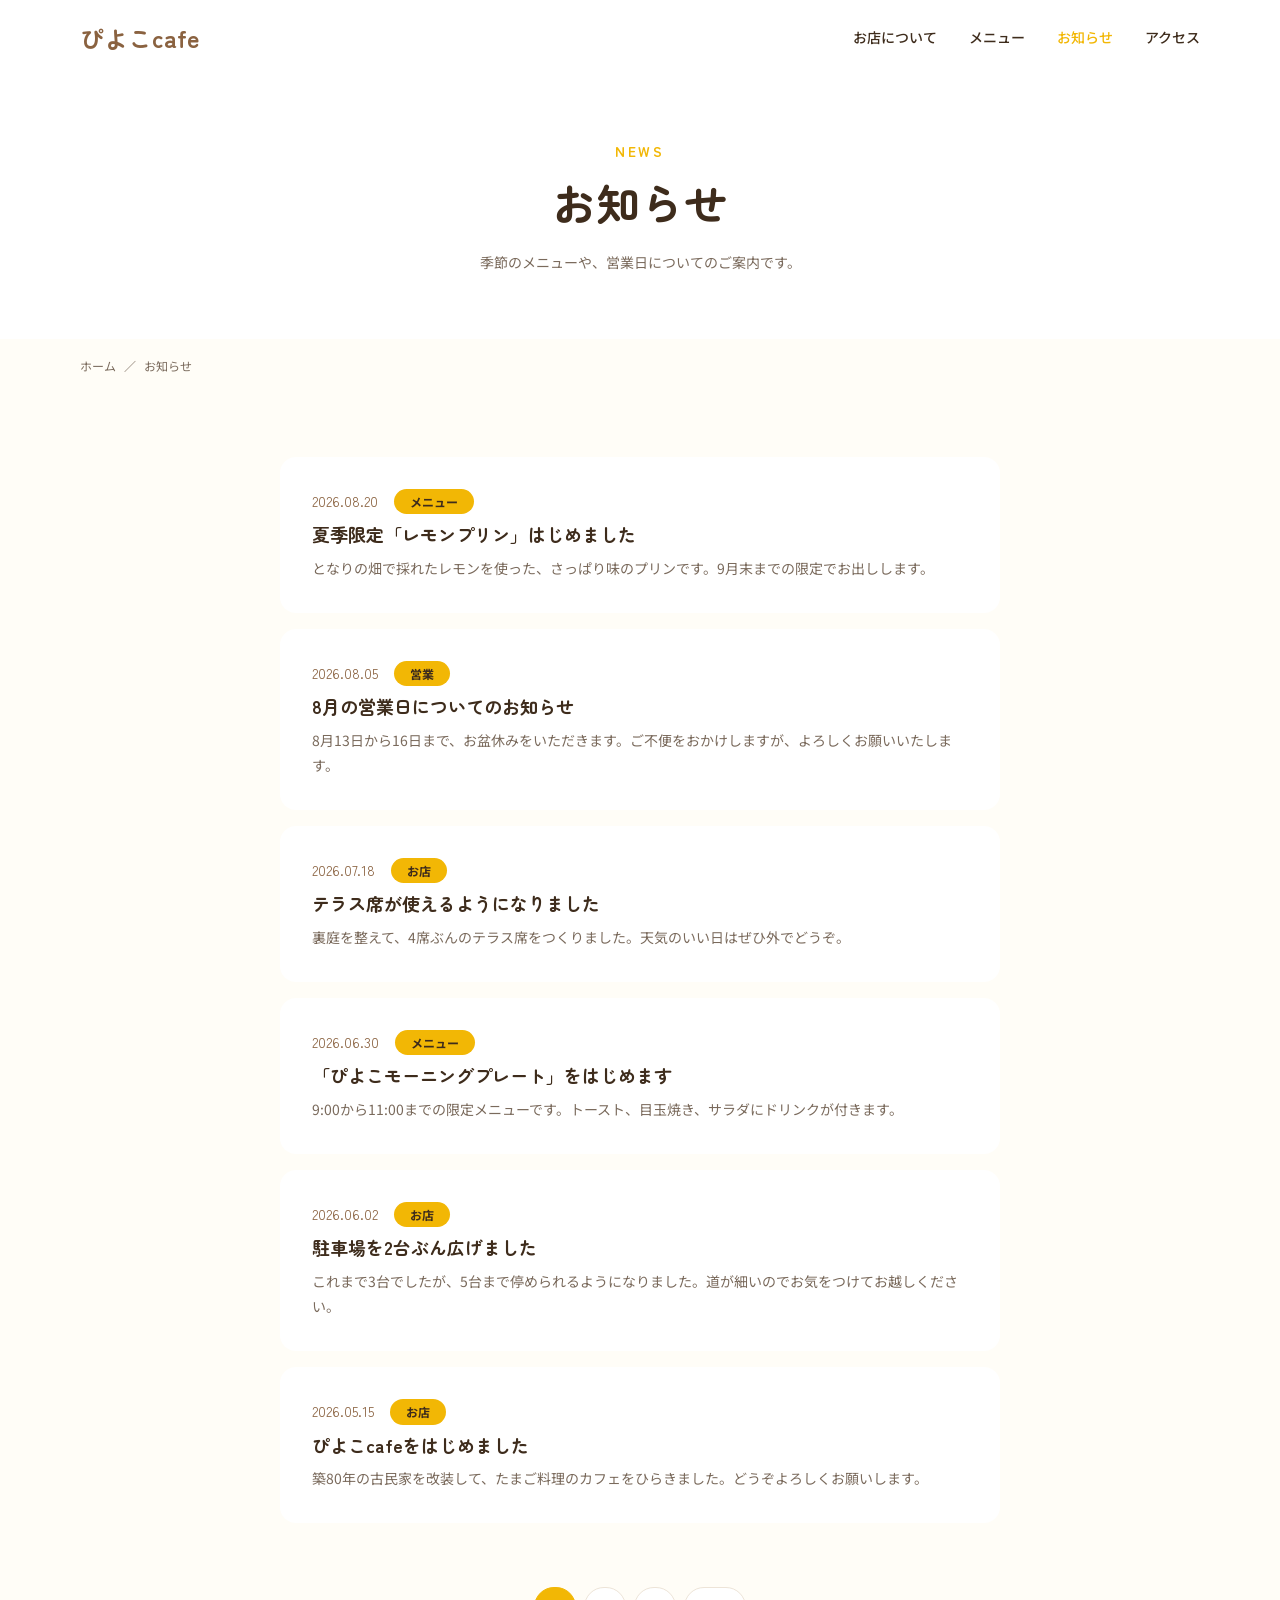
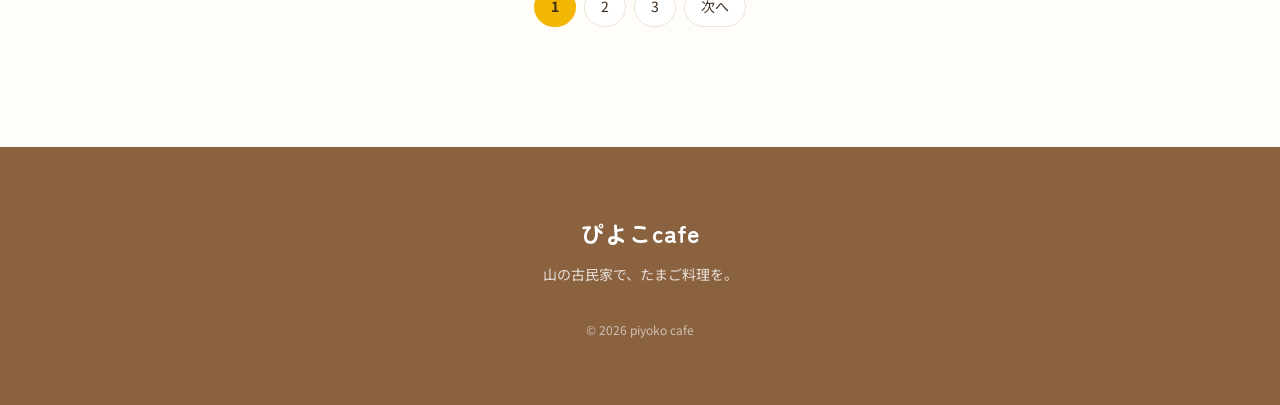
<file: static/news.html>
<!doctype html>
<html lang="ja">
  <head>
    <meta charset="UTF-8" />
    <meta name="viewport" content="width=device-width, initial-scale=1" />
    <title>お知らせ｜ぴよこcafe</title>
    <meta
      name="description"
      content="ぴよこcafeからのお知らせ一覧。季節限定メニューや営業日の変更などをお伝えします。"
    />
    <link rel="preconnect" href="https://fonts.googleapis.com" />
    <link rel="preconnect" href="https://fonts.gstatic.com" crossorigin />
    <link
      href="https://fonts.googleapis.com/css2?family=Zen+Maru+Gothic:wght@500;700&family=Noto+Sans+JP:wght@400;500;700&display=swap"
      rel="stylesheet"
    />
    <link rel="stylesheet" href="css/style.css" />
  </head>
  <body>
    <header class="header">
      <div class="container header__inner">
        <a class="header__logo" href="index.html">ぴよこcafe</a>

        <button
          class="hamburger"
          id="hamburger"
          aria-label="メニューを開く"
          aria-expanded="false"
        >
          <span></span>
          <span></span>
          <span></span>
        </button>

        <nav class="nav" id="nav">
          <ul class="nav__list">
            <li><a href="about.html">お店について</a></li>
            <li><a href="menu.html">メニュー</a></li>
            <li><a class="is-current" href="news.html">お知らせ</a></li>
            <li><a href="access.html">アクセス</a></li>
          </ul>
        </nav>
      </div>
    </header>

    <main>
      <section class="page-header">
        <div class="container">
          <p class="section__label">NEWS</p>
          <h1 class="page-header__title">お知らせ</h1>
          <p class="page-header__text">
            季節のメニューや、営業日についてのご案内です。
          </p>
        </div>
      </section>

      <nav class="breadcrumb" aria-label="パンくずリスト">
        <div class="container">
          <ol class="breadcrumb__list">
            <li class="breadcrumb__item"><a href="index.html">ホーム</a></li>
            <li class="breadcrumb__item" aria-current="page">お知らせ</li>
          </ol>
        </div>
      </nav>

      <section class="news-page">
        <div class="container">
          <ul class="news-archive">
            <li class="news-archive__item">
              <a class="news-archive__link" href="#">
                <div class="news-archive__meta">
                  <time class="news-archive__date" datetime="2026-08-20"
                    >2026.08.20</time
                  >
                  <span class="news-archive__category">メニュー</span>
                </div>
                <h2 class="news-archive__title">
                  夏季限定「レモンプリン」はじめました
                </h2>
                <p class="news-archive__text">
                  となりの畑で採れたレモンを使った、さっぱり味のプリンです。9月末までの限定でお出しします。
                </p>
              </a>
            </li>

            <li class="news-archive__item">
              <a class="news-archive__link" href="#">
                <div class="news-archive__meta">
                  <time class="news-archive__date" datetime="2026-08-05"
                    >2026.08.05</time
                  >
                  <span class="news-archive__category">営業</span>
                </div>
                <h2 class="news-archive__title">
                  8月の営業日についてのお知らせ
                </h2>

                <p class="news-archive__text">
                  8月13日から16日まで、お盆休みをいただきます。ご不便をおかけしますが、よろしくお願いいたします。
                </p>
              </a>
            </li>

            <li class="news-archive__item">
              <a class="news-archive__link" href="#">
                <div class="news-archive__meta">
                  <time class="news-archive__date" datetime="2026-07-18"
                    >2026.07.18</time
                  >
                  <span class="news-archive__category">お店</span>
                </div>
                <h2 class="news-archive__title">
                  テラス席が使えるようになりました
                </h2>
                <p class="news-archive__text">
                  裏庭を整えて、4席ぶんのテラス席をつくりました。天気のいい日はぜひ外でどうぞ。
                </p>
              </a>
            </li>

            <li class="news-archive__item">
              <a class="news-archive__link" href="#">
                <div class="news-archive__meta">
                  <time class="news-archive__date" datetime="2026-06-30"
                    >2026.06.30</time
                  >
                  <span class="news-archive__category">メニュー</span>
                </div>
                <h2 class="news-archive__title">
                  「ぴよこモーニングプレート」をはじめます
                </h2>
                <p class="news-archive__text">
                  9:00から11:00までの限定メニューです。トースト、目玉焼き、サラダにドリンクが付きます。
                </p>
              </a>
            </li>

            <li class="news-archive__item">
              <a class="news-archive__link" href="#">
                <div class="news-archive__meta">
                  <time class="news-archive__date" datetime="2026-06-02"
                    >2026.06.02</time
                  >
                  <span class="news-archive__category">お店</span>
                </div>
                <h2 class="news-archive__title">駐車場を2台ぶん広げました</h2>
                <p class="news-archive__text">
                  これまで3台でしたが、5台まで停められるようになりました。道が細いのでお気をつけてお越しください。
                </p>
              </a>
            </li>

            <li class="news-archive__item">
              <a class="news-archive__link" href="#">
                <div class="news-archive__meta">
                  <time class="news-archive__date" datetime="2026-05-15"
                    >2026.05.15</time
                  >
                  <span class="news-archive__category">お店</span>
                </div>
                <h2 class="news-archive__title">ぴよこcafeをはじめました</h2>

                <p class="news-archive__text">
                  築80年の古民家を改装して、たまご料理のカフェをひらきました。どうぞよろしくお願いします。
                </p>
              </a>
            </li>
          </ul>

          <nav class="pagination" aria-label="ページ送り">
            <ul class="pagination__list">
              <li><span class="pagination__item is-current">1</span></li>
              <li><a class="pagination__item" href="#">2</a></li>
              <li><a class="pagination__item" href="#">3</a></li>
              <li><a class="pagination__item" href="#">次へ</a></li>
            </ul>
          </nav>
        </div>
      </section>
    </main>

    <footer class="footer">
      <div class="container footer__inner">
        <p class="footer__logo">ぴよこcafe</p>
        <p class="footer__text">山の古民家で、たまご料理を。</p>
        <p class="footer__copyright">&copy; 2026 piyoko cafe</p>
      </div>
    </footer>

    <script>
      const hamburger = document.getElementById("hamburger");
      const nav = document.getElementById("nav");

      const toggleNav = () => {
        hamburger.classList.toggle("is-open");
        nav.classList.toggle("is-open");
        document.body.classList.toggle("is-fixed");
        const isOpen = hamburger.classList.contains("is-open");
        hamburger.setAttribute("aria-expanded", isOpen);
      };

      hamburger.addEventListener("click", toggleNav);

      nav.querySelectorAll("a").forEach((link) => {
        link.addEventListener("click", () => {
          if (nav.classList.contains("is-open")) {
            toggleNav();
          }
        });
      });
    </script>
  </body>
</html>
</file>
<file: static/css/style.css>
@charset "UTF-8";

/* =========================================
   1. 変数定義
   ========================================= */
:root {
  /* 色 */
  --color-primary: #F2B705;
  --color-base:    #FFFDF7;
  --color-wood:    #8A6240;
  --color-text:    #3E2C1C;
  --color-white:   #FFFFFF;
  --color-gray:    #7A6A5C;

  /* 余白 */
  --space-sm:  8px;
  --space-md:  16px;
  --space-lg:  32px;
  --space-xl:  64px;
  --space-2xl: 120px;

  /* フォント */
  --font-heading: "Zen Maru Gothic", sans-serif;
  --font-body:    "Noto Sans JP", sans-serif;

  /* その他 */
  --radius: 16px;
  --max-width: 1120px;
}

/* =========================================
   2. リセット

   ========================================= */
*,
*::before,
*::after {
  box-sizing: border-box;
}

body,
h1, h2, h3, h4, p, ul, ol, li, figure, dl, dd {
  margin: 0;
  padding: 0;
}

ul, ol {
  list-style: none;
}

img {
  display: block;
  max-width: 100%;
  height: auto;
}

a {
  color: inherit;
  text-decoration: none;
}

/* =========================================
   3. ベース
   ========================================= */
body {

  background: var(--color-base);
  color: var(--color-text);
  font-family: var(--font-body);
  font-size: 16px;
  line-height: 1.8;
}

h1, h2, h3 {
  font-family: var(--font-heading);
  line-height: 1.4;
}

/* =========================================
   4. 汎用パーツ
   ========================================= */
.container {
  width: min(100% - 40px, var(--max-width));
  margin-inline: auto;
}
/* =========================================
   5. ヘッダー
   ========================================= */
.header {
  background: var(--color-white);
  padding-block: var(--space-md);
  position: sticky;
  top: 0;
  z-index: 10;
}

.header__inner {
  display: flex;
  align-items: center;
  justify-content: space-between;
}

.header__logo {
  font-family: var(--font-heading);
  font-size: 24px;
  font-weight: 700;
  color: var(--color-wood);
}

.nav__list {
  display: flex;
  gap: var(--space-lg);
  font-size: 14px;
  font-weight: 500;
}

.nav__list a:hover {

  color: var(--color-primary);
}

/* =========================================
   6. ヒーロー
   ========================================= */
.hero {
  padding-block: var(--space-2xl);
  text-align: center;
}

.hero__lead {
  font-family: var(--font-heading);
  color: var(--color-wood);
  font-size: 16px;
  letter-spacing: 0.1em;
}

.hero__title {
  font-size: clamp(40px, 8vw, 72px);
  margin-block: var(--space-md);
}

.hero__text {
  color: var(--color-gray);
  margin-bottom: var(--space-lg);
}

/* =========================================
   7. ボタン
   ========================================= */
.button {

  display: inline-block;
  background: var(--color-primary);
  color: var(--color-text);
  font-weight: 700;
  padding: 14px 40px;
  border-radius: 999px;
  transition: opacity 0.3s;
}

.button:hover {
  opacity: 0.8;
}
/* =========================================
   8. セクション共通
   ========================================= */
.section__label {
  font-family: var(--font-heading);
  color: var(--color-primary);
  font-size: 14px;
  font-weight: 700;
  letter-spacing: 0.2em;
  text-align: center;
}

.section__title {
  font-size: clamp(24px, 4vw, 36px);
  text-align: center;
  margin-block: var(--space-sm) var(--space-xl);
}

/* =========================================
   9. コンセプト
   ========================================= */
.concept {
  padding-block: var(--space-2xl);
  background: var(--color-white);
}

.concept__text {
  text-align: center;
  color: var(--color-gray);
  margin-bottom: var(--space-lg);
}
/* =========================================
   10. メニュー
   ========================================= */
.menu {
  padding-block: var(--space-2xl);
}

.menu__list {
  display: grid;
  grid-template-columns: repeat(auto-fit, minmax(280px, 1fr));
  gap: var(--space-lg);
}

.card {
  background: var(--color-white);
  border-radius: var(--radius);
  overflow: hidden;
  transition: transform 0.3s;
}

.card:hover {
  transform: translateY(-8px);
}

.card__image {
  width: 100%;
  aspect-ratio: 4 / 3;
  object-fit: cover;
}
.card__body {
  padding: var(--space-lg);
}

.card__title {
  font-size: 20px;
  margin-bottom: var(--space-sm);
}

.card__text {
  font-size: 14px;
  color: var(--color-gray);
  margin-bottom: var(--space-md);
}

.card__price {
  font-family: var(--font-heading);
  font-weight: 700;
  color: var(--color-wood);
}

.menu__more {
  text-align: center;
  margin-top: var(--space-xl);
}
/* =========================================
   11. お知らせ
   ========================================= */
.news {
  padding-block: var(--space-2xl);
  background: var(--color-white);
}

.news__list {
  max-width: 720px;
  margin-inline: auto;
}

.news__item {
  border-bottom: 1px solid #EDE4D8;
}

.news__item a {
  display: flex;
  gap: var(--space-lg);
  padding-block: var(--space-md);
  transition: color 0.3s;
}

.news__item a:hover {
  color: var(--color-primary);
}

.news__date {
  color: var(--color-wood);
  font-size: 14px;
  flex-shrink: 0;

}

.news__title {
  font-size: 15px;
}
/* =========================================
   12. アクセス
   ========================================= */
.access {
  padding-block: var(--space-2xl);
}

.access__list {
  max-width: 720px;
  margin-inline: auto;
}

.access__row {
  display: flex;
  gap: var(--space-lg);
  padding-block: var(--space-md);
  border-bottom: 1px solid #EDE4D8;
}

.access__row dt {
  font-family: var(--font-heading);
  font-weight: 700;
  color: var(--color-wood);
  width: 100px;
  flex-shrink: 0;
}

.access__row dd {
  margin: 0;
}

/* =========================================

   13. フッター
   ========================================= */
.footer {
  background: var(--color-wood);
  color: var(--color-white);
  padding-block: var(--space-xl);
  text-align: center;
}

.footer__logo {
  font-family: var(--font-heading);
  font-size: 24px;
  font-weight: 700;
}

.footer__text {
  font-size: 14px;
  opacity: 0.8;
  margin-block: var(--space-sm) var(--space-lg);
}

.footer__copyright {
  font-size: 12px;
  opacity: 0.6;
}
/* =========================================
   14. ハンバーガーボタン
   ========================================= */
.hamburger {
  display: none;
  width: 32px;
  height: 24px;
  background: none;
  border: none;
  padding: 0;
  cursor: pointer;
  position: relative;
  z-index: 30;
}

.hamburger span {
  display: block;
  width: 100%;
  height: 2px;
  background: var(--color-wood);
  position: absolute;
  left: 0;
  transition: 0.3s;
}

.hamburger span:nth-child(1) { top: 0; }
.hamburger span:nth-child(2) { top: 11px; }
.hamburger span:nth-child(3) { bottom: 0; }

.hamburger.is-open span:nth-child(1) {
  top: 11px;
  transform: rotate(45deg);

}
.hamburger.is-open span:nth-child(2) {
  opacity: 0;
}
.hamburger.is-open span:nth-child(3) {
  bottom: 11px;
  transform: rotate(-45deg);
}

/* =========================================
   15. スマホ対応
   ========================================= */
@media (max-width: 768px) {
  .hamburger {
    display: block;
  }

  .nav {
    position: fixed;
    inset: 0;
    background: var(--color-base);
    display: grid;
    place-items: center;
    opacity: 0;
    visibility: hidden;
    transition: 0.3s;
    z-index: 20;
  }

  .nav.is-open {
    opacity: 1;
    visibility: visible;

  }

  .nav__list {
    flex-direction: column;
    gap: var(--space-lg);
    font-size: 18px;
    text-align: center;
  }
}
body.is-fixed {
  overflow: hidden;
}
/* =========================================
   16. 画像
   ========================================= */
.hero {
  background-image: linear-gradient(
      rgba(255, 253, 247, 0.82),
      rgba(255, 253, 247, 0.82)
    ),
    url("../images/hero.jpg");
  background-size: cover;
  background-position: center;
}

.concept__image {
  width: 100%;
  max-width: 880px;
  aspect-ratio: 16 / 9;
  object-fit: cover;
  border-radius: var(--radius);
  margin: var(--space-xl) auto 0;
}
/* =========================================
   17. 下層ページ共通
   ========================================= */
html {
  scroll-behavior: smooth;
}

[id] {
  scroll-margin-top: 80px;
}

.nav__list a.is-current {
  color: var(--color-primary);
}

.page-header {
  background: var(--color-white);
  padding-block: var(--space-xl);
  text-align: center;
}

.page-header__title {
  font-size: clamp(28px, 5vw, 44px);
  margin-top: var(--space-sm);
}

.page-header__text {
  color: var(--color-gray);
  font-size: 14px;
  margin-top: var(--space-md);
}


.breadcrumb {
  padding-block: var(--space-md);
  font-size: 12px;
  color: var(--color-gray);
}

.breadcrumb__list {
  display: flex;
  gap: var(--space-sm);
}

.breadcrumb__item + .breadcrumb__item::before {
  content: "／";
  margin-right: var(--space-sm);
}

.breadcrumb__item a:hover {
  color: var(--color-primary);
}

/* =========================================
   18. メニューページ
   ========================================= */
.menu-page {
  padding-block: var(--space-xl) var(--space-2xl);
}

.category-nav {
  margin-block: var(--space-2xl) var(--space-xl);
}

.category-nav__list {

  display: flex;
  flex-wrap: wrap;
  justify-content: center;
  gap: var(--space-md);
}

.category-nav__link {
  display: inline-block;
  background: var(--color-white);
  border: 1px solid #ede4d8;
  border-radius: 999px;
  padding: var(--space-sm) var(--space-lg);
  font-size: 14px;
  transition: 0.3s;
}

.category-nav__link:hover {
  background: var(--color-primary);
  border-color: var(--color-primary);
}

.menu-category {
  max-width: 720px;
  margin-inline: auto;
}

.menu-category + .menu-category {
  margin-top: var(--space-2xl);
}

.menu-category__title {
  font-size: 24px;

  text-align: center;
  color: var(--color-wood);
  margin-bottom: var(--space-lg);
}

.menu-item {
  border-bottom: 1px solid #ede4d8;
  padding-block: var(--space-md);
}

.menu-item__head {
  display: flex;
  align-items: baseline;
  justify-content: space-between;
  gap: var(--space-md);
}

.menu-item__name {
  font-size: 18px;
}

.menu-item__price {
  font-family: var(--font-heading);
  font-weight: 700;
  color: var(--color-wood);
  flex-shrink: 0;
}

.menu-item__text {
  font-size: 14px;
  color: var(--color-gray);
  margin-top: var(--space-sm);

}

.menu-note {
  text-align: center;
  font-size: 13px;
  color: var(--color-gray);
  margin-top: var(--space-2xl);
}
/* =========================================
   19. お店についてページ
   ========================================= */
.about {
  padding-block: var(--space-xl) var(--space-2xl);
}

.about-story {
  display: grid;
  grid-template-columns: 1fr 1fr;
  gap: var(--space-xl);
  align-items: center;
}

.about-story + .about-story {
  margin-top: var(--space-2xl);
}

.about-story--reverse .about-story__image {
  order: 2;
}

.about-story__image {
  width: 100%;
  aspect-ratio: 4 / 3;
  object-fit: cover;
  border-radius: var(--radius);
}

.about-story__title {
  font-size: clamp(20px, 3vw, 28px);
  margin-bottom: var(--space-md);

}

.about-story__text {
  color: var(--color-gray);
  font-size: 15px;
}

.about-story__text + .about-story__text {
  margin-top: var(--space-md);
}

.about-points {
  margin-top: var(--space-2xl);
}

.about-points__list {
  display: grid;
  grid-template-columns: repeat(auto-fit, minmax(280px, 1fr));
  gap: var(--space-lg);
}

.about-point {
  background: var(--color-white);
  border-radius: var(--radius);
  padding: var(--space-lg);
}

.about-point__number {
  font-family: var(--font-heading);
  font-weight: 700;
  font-size: 32px;
  color: var(--color-primary);

  line-height: 1;
}

.about-point__title {
  font-size: 18px;
  margin-block: var(--space-md) var(--space-sm);
}

.about-point__text {
  font-size: 14px;
  color: var(--color-gray);
}

.about-cta {
  text-align: center;
  margin-top: var(--space-2xl);
}

@media (max-width: 768px) {
  .about-story {
    grid-template-columns: 1fr;
    gap: var(--space-lg);
  }

  .about-story--reverse .about-story__image {
    order: 0;
  }
}
/* =========================================
   20. お知らせページ
   ========================================= */
.news-page {
  padding-block: var(--space-xl) var(--space-2xl);
}

.news-archive {
  max-width: 720px;
  margin-inline: auto;
}

.news-archive__item + .news-archive__item {
  margin-top: var(--space-md);
}

.news-archive__link {
  display: block;
  background: var(--color-white);
  border-radius: var(--radius);
  padding: var(--space-lg);
  transition: transform 0.3s;
}

.news-archive__link:hover {
  transform: translateY(-4px);
}

.news-archive__meta {
  display: flex;
  align-items: center;
  gap: var(--space-md);

}

.news-archive__date {
  font-family: var(--font-heading);
  font-size: 14px;
  color: var(--color-wood);
}

.news-archive__category {
  background: var(--color-primary);
  border-radius: 999px;
  padding: 2px var(--space-md);
  font-size: 12px;
  font-weight: 700;
}

.news-archive__title {
  font-size: 18px;
  margin-block: var(--space-sm);
}

.news-archive__link:hover .news-archive__title {
  color: var(--color-primary);
}

.news-archive__text {
  font-size: 14px;
  color: var(--color-gray);
}

.pagination {
  margin-top: var(--space-xl);

}

.pagination__list {
  display: flex;
  justify-content: center;
  gap: var(--space-sm);
}

.pagination__item {
  display: grid;
  place-items: center;
  min-width: 40px;
  height: 40px;
  padding-inline: var(--space-md);
  background: var(--color-white);
  border: 1px solid #ede4d8;
  border-radius: 999px;
  font-size: 14px;
  transition: 0.3s;
}

a.pagination__item:hover {
  background: var(--color-primary);
  border-color: var(--color-primary);
}

.pagination__item.is-current {
  background: var(--color-primary);
  border-color: var(--color-primary);
  font-weight: 700;
}
/* =========================================
   21. アクセスページ
   ========================================= */
.access-page {
  padding-block: var(--space-xl) var(--space-2xl);
}

.access-map {
  display: grid;
  place-items: center;
  aspect-ratio: 16 / 7;
  background: var(--color-white);
  border: 1px dashed #ede4d8;
  border-radius: var(--radius);
}

.access-map__note {
  text-align: center;
  color: var(--color-gray);
  font-size: 14px;
}

.access-map__sub {
  font-size: 12px;
  opacity: 0.7;
}

.access-info {
  display: grid;
  grid-template-columns: 1fr 1fr;
  gap: var(--space-xl);
  margin-top: var(--space-2xl);

}

.access-info__title {
  font-size: 22px;
  color: var(--color-wood);
  margin-bottom: var(--space-md);
}

.access-info .access__list {
  max-width: none;
}

.access-route__item + .access-route__item {
  margin-top: var(--space-lg);
}

.access-route__title {
  font-size: 16px;
  margin-bottom: var(--space-sm);
}

.access-route__text {
  font-size: 14px;
  color: var(--color-gray);
}

.access-notice {
  background: var(--color-white);
  border-radius: var(--radius);
  padding: var(--space-lg);
  margin-top: var(--space-2xl);
}


.access-notice__title {
  font-size: 18px;
  margin-bottom: var(--space-md);
}

.access-notice__list li {
  font-size: 14px;
  color: var(--color-gray);
  padding-left: var(--space-md);
  position: relative;
}

.access-notice__list li::before {
  content: "・";
  position: absolute;
  left: 0;
  color: var(--color-primary);
}

@media (max-width: 768px) {
  .access-info {
    grid-template-columns: 1fr;
    gap: var(--space-xl);
  }

  .access-map {
    aspect-ratio: 4 / 3;
  }
}
/* =========================================
   22. トップの「もっと見る」
   ========================================= */
.concept__more,
.news__more,
.access__more {
  text-align: center;
  margin-top: var(--space-xl);
}
/* =========================================
   23. 固定ページ本文
   ========================================= */
.page-content {
  padding-block: var(--space-xl) var(--space-2xl);
}

.page-content > .container > * + * {
  margin-top: var(--space-md);
}
</file>
